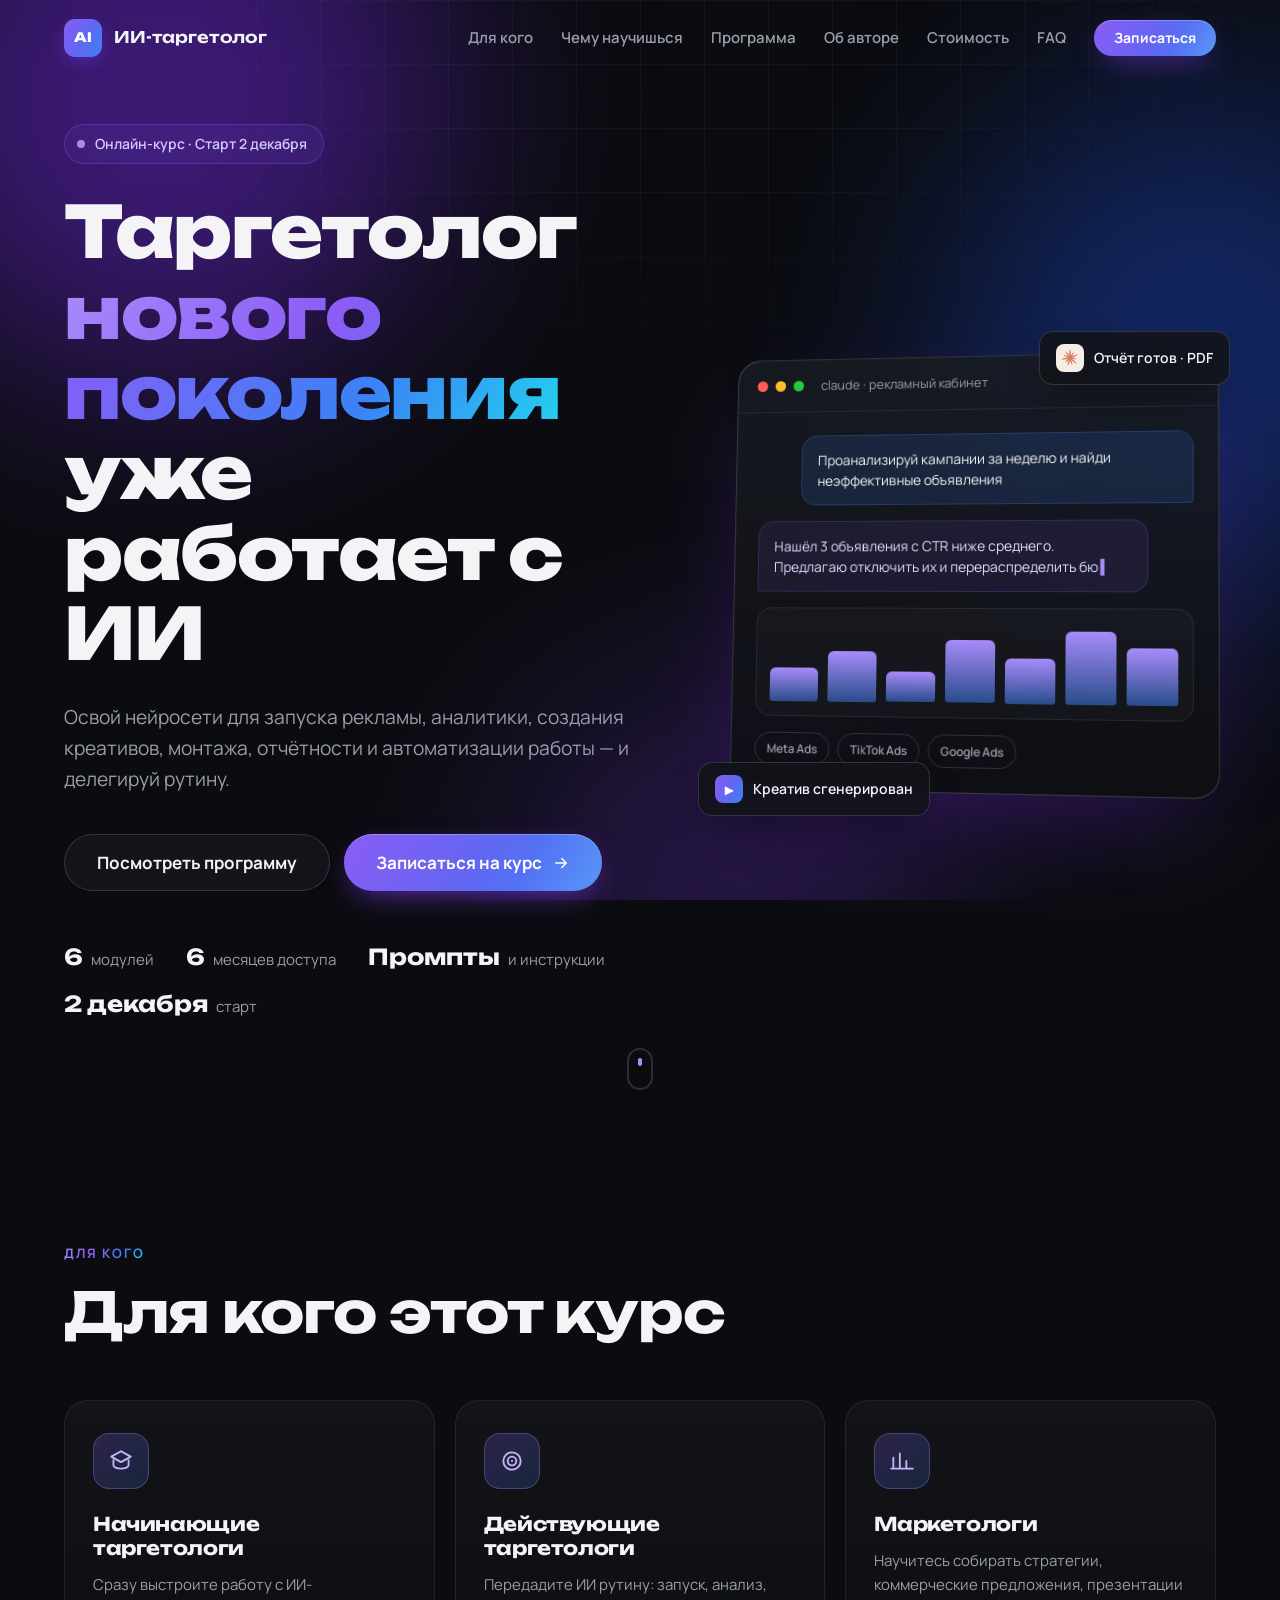
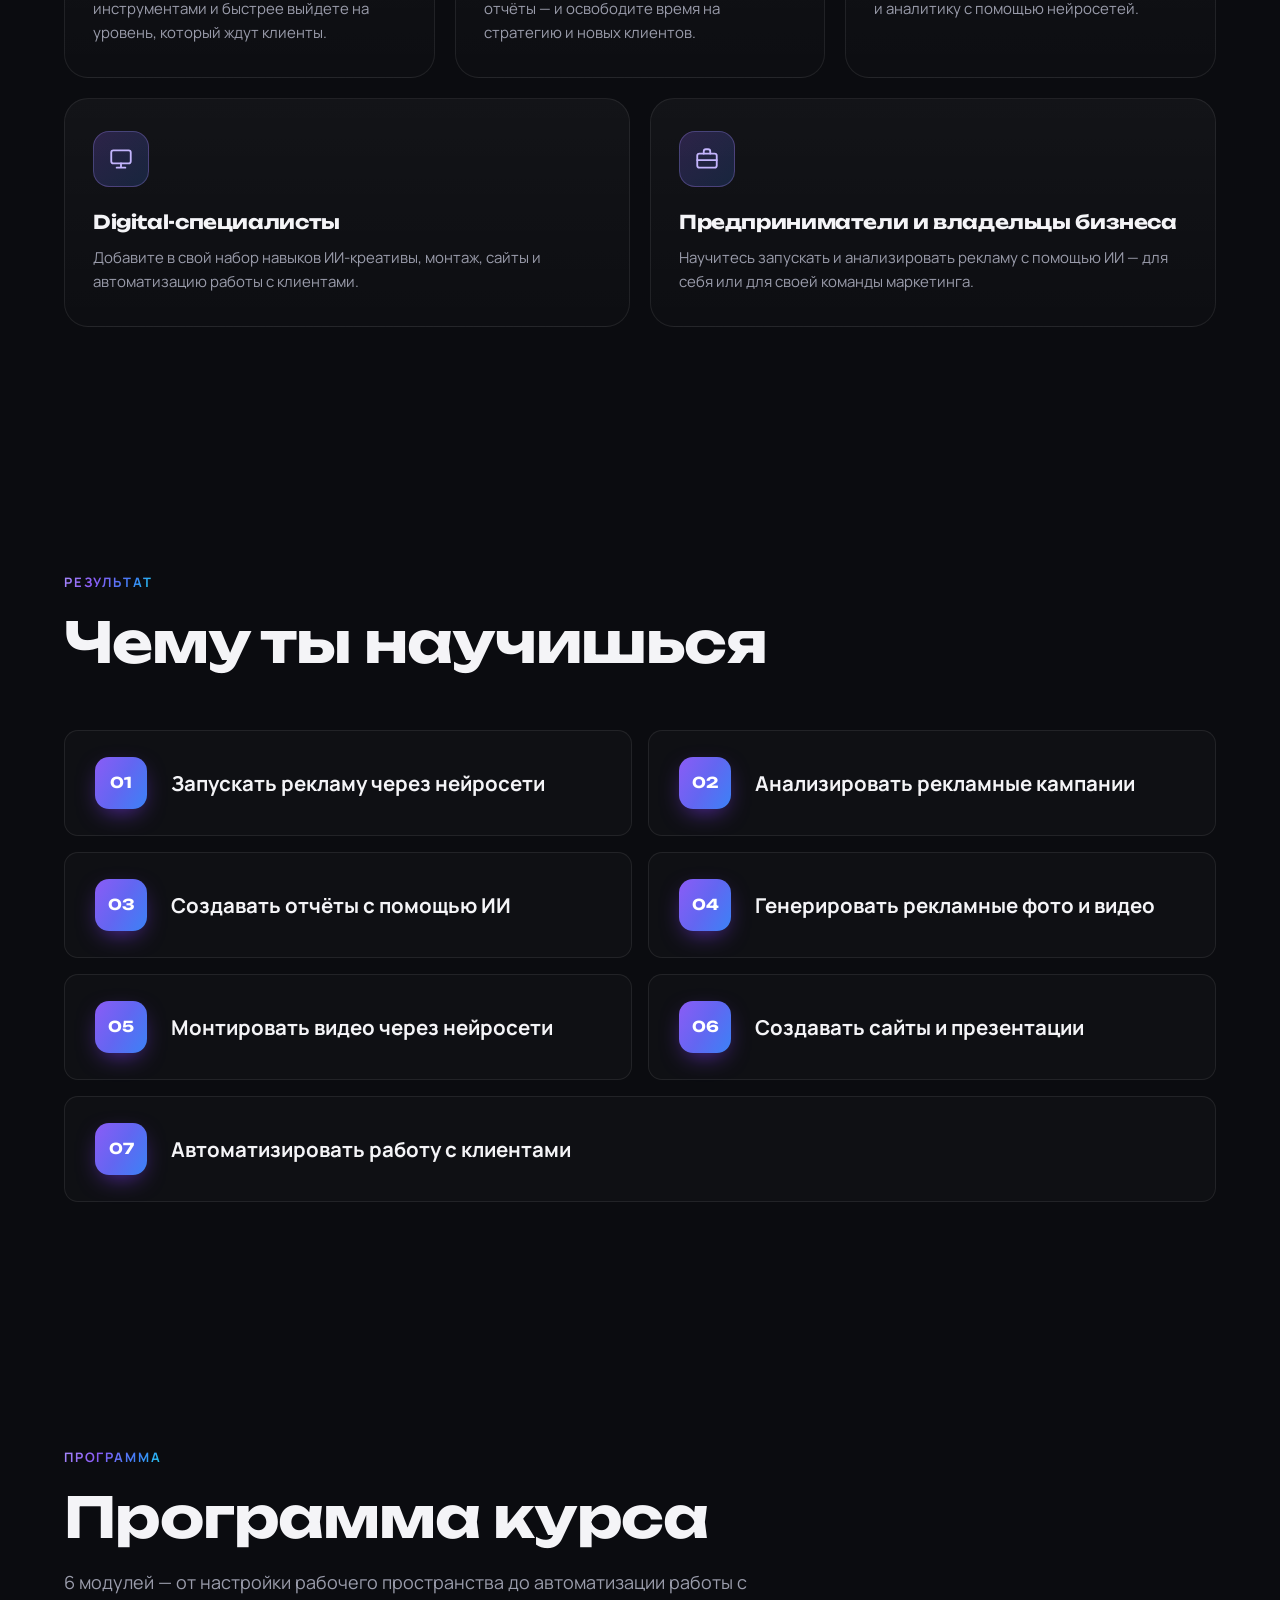
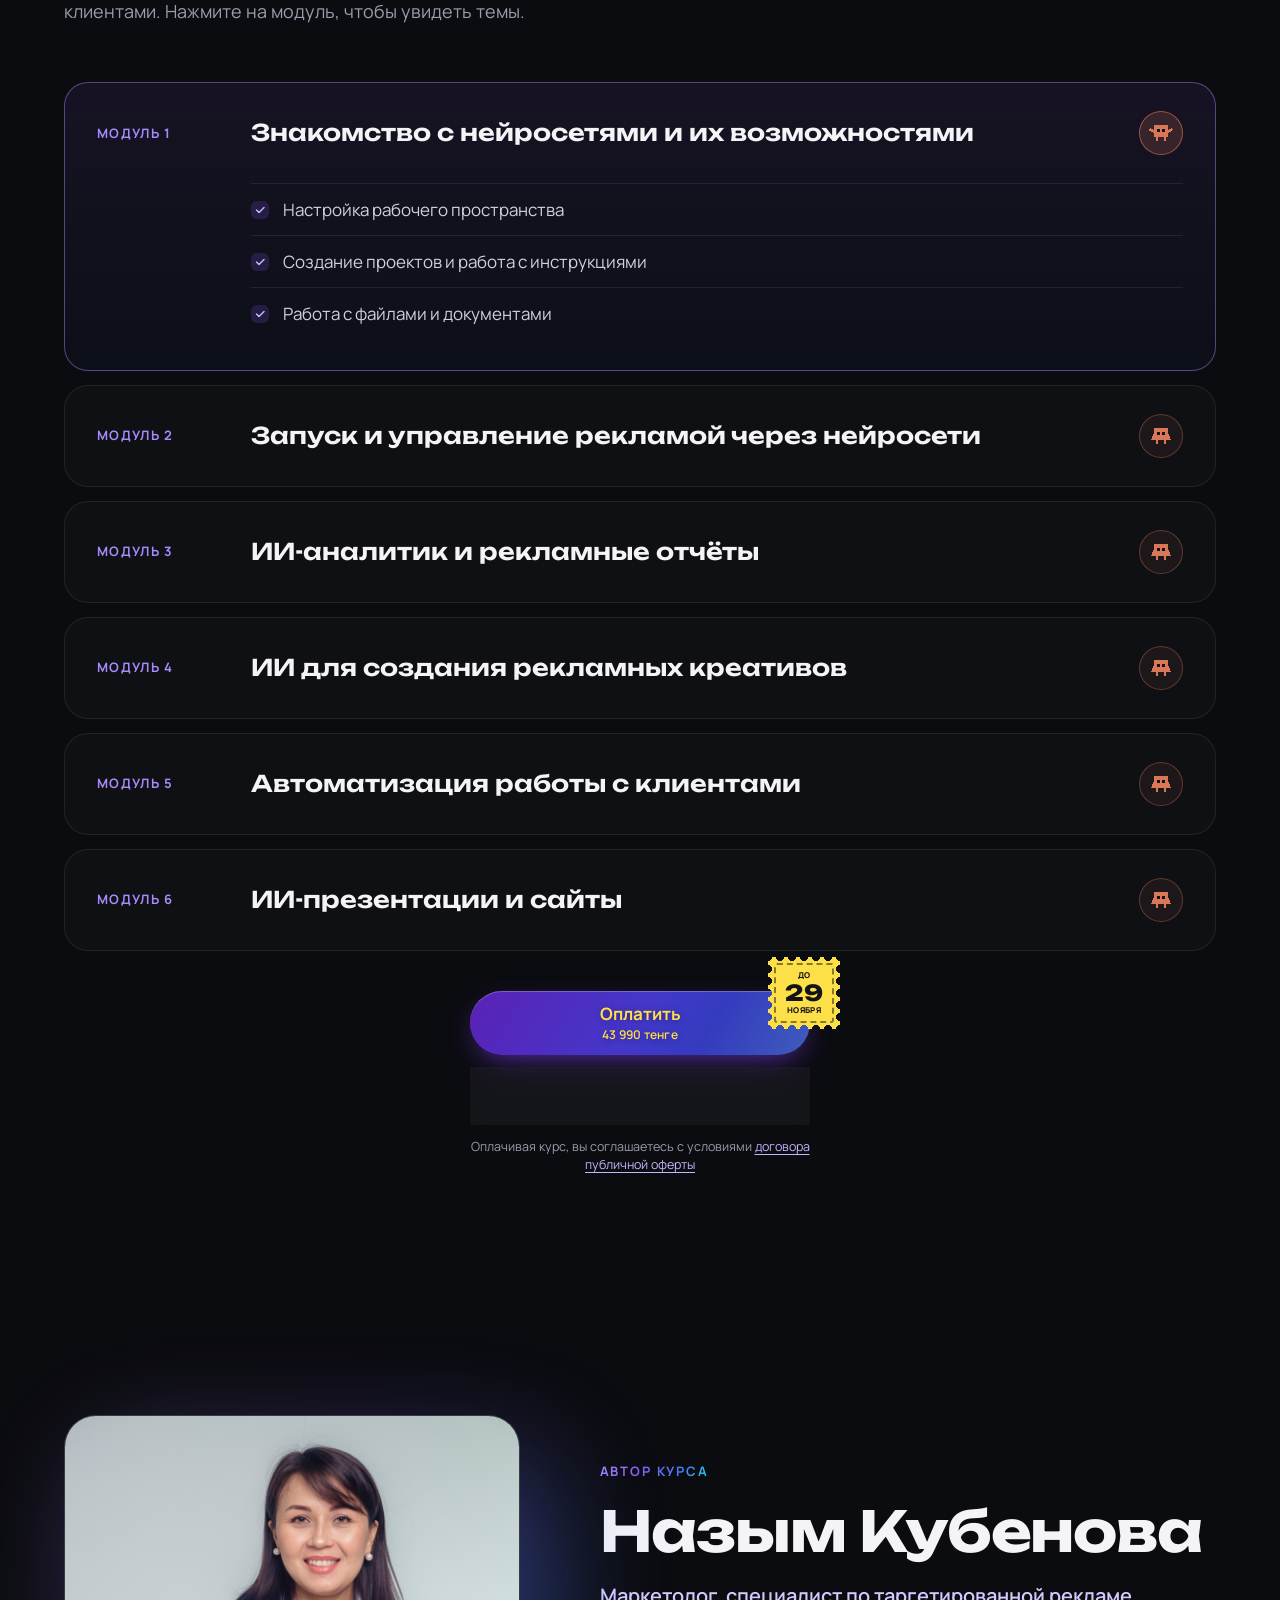
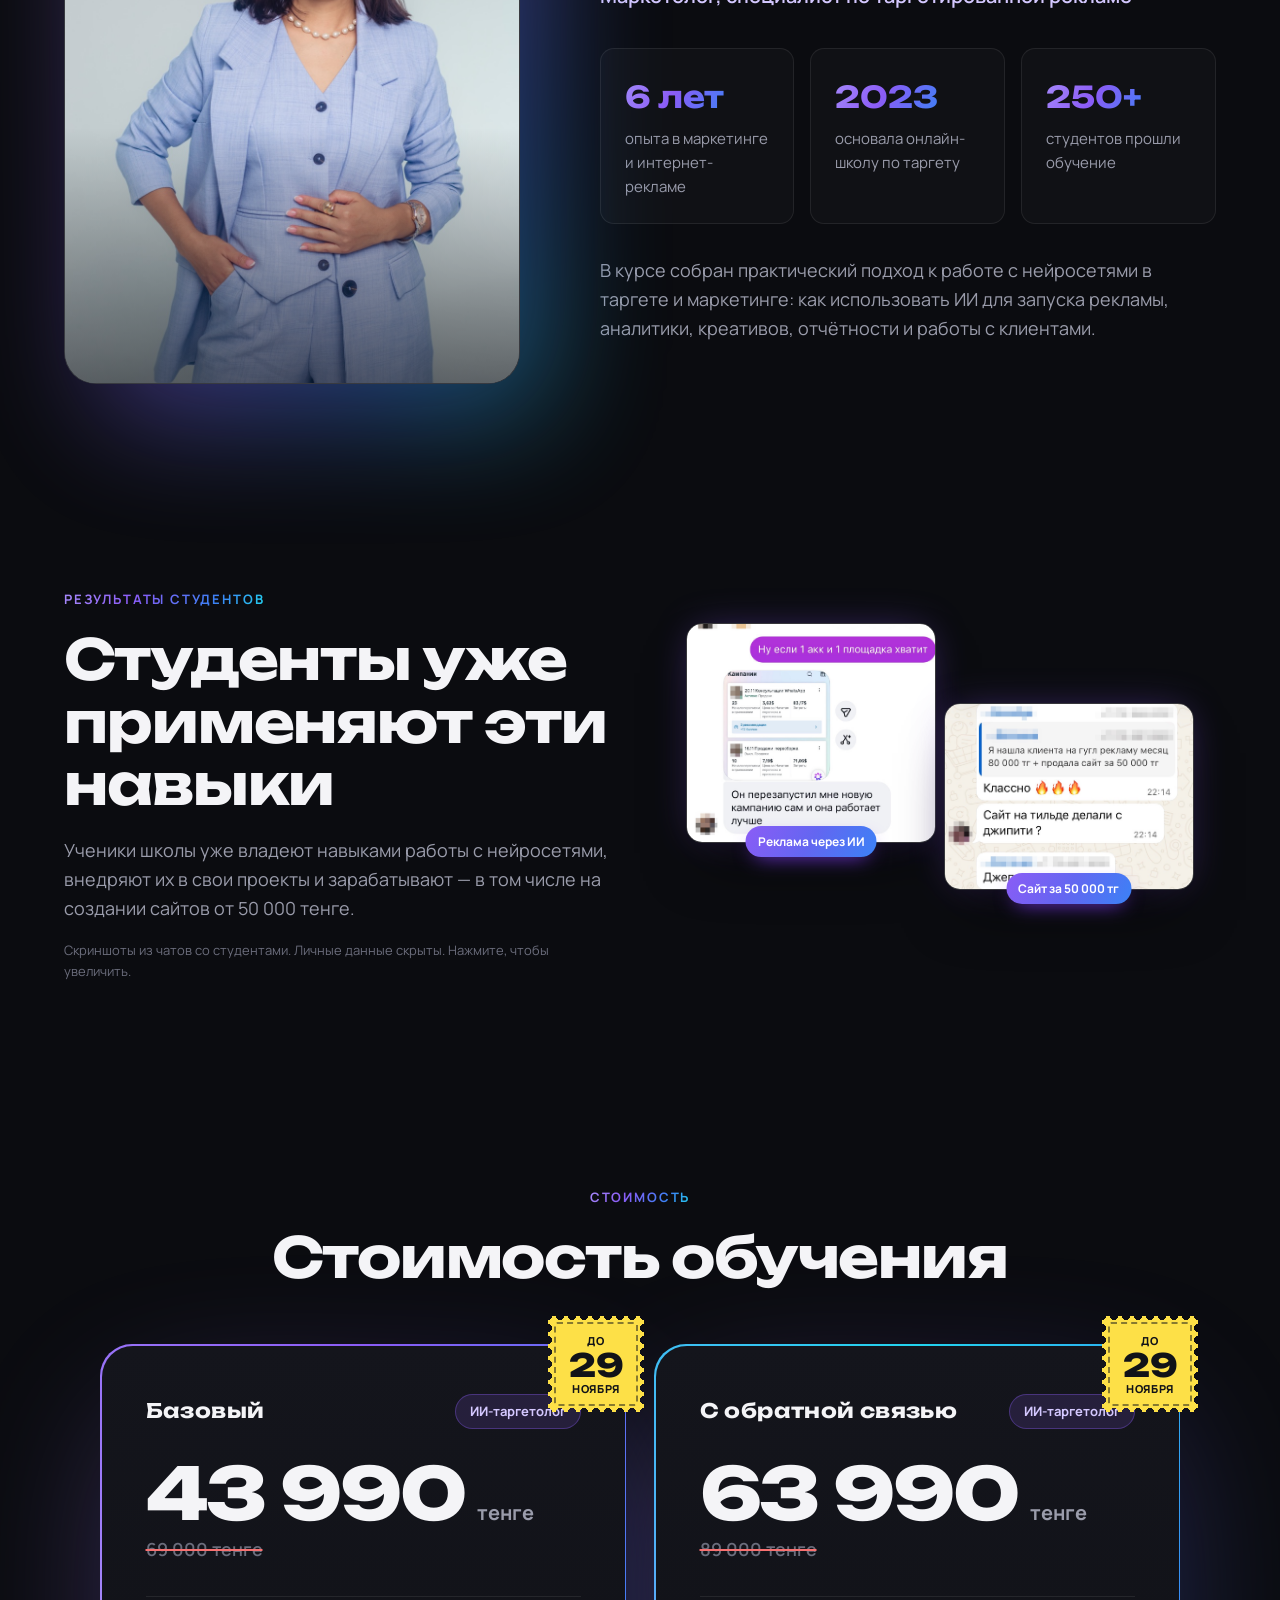
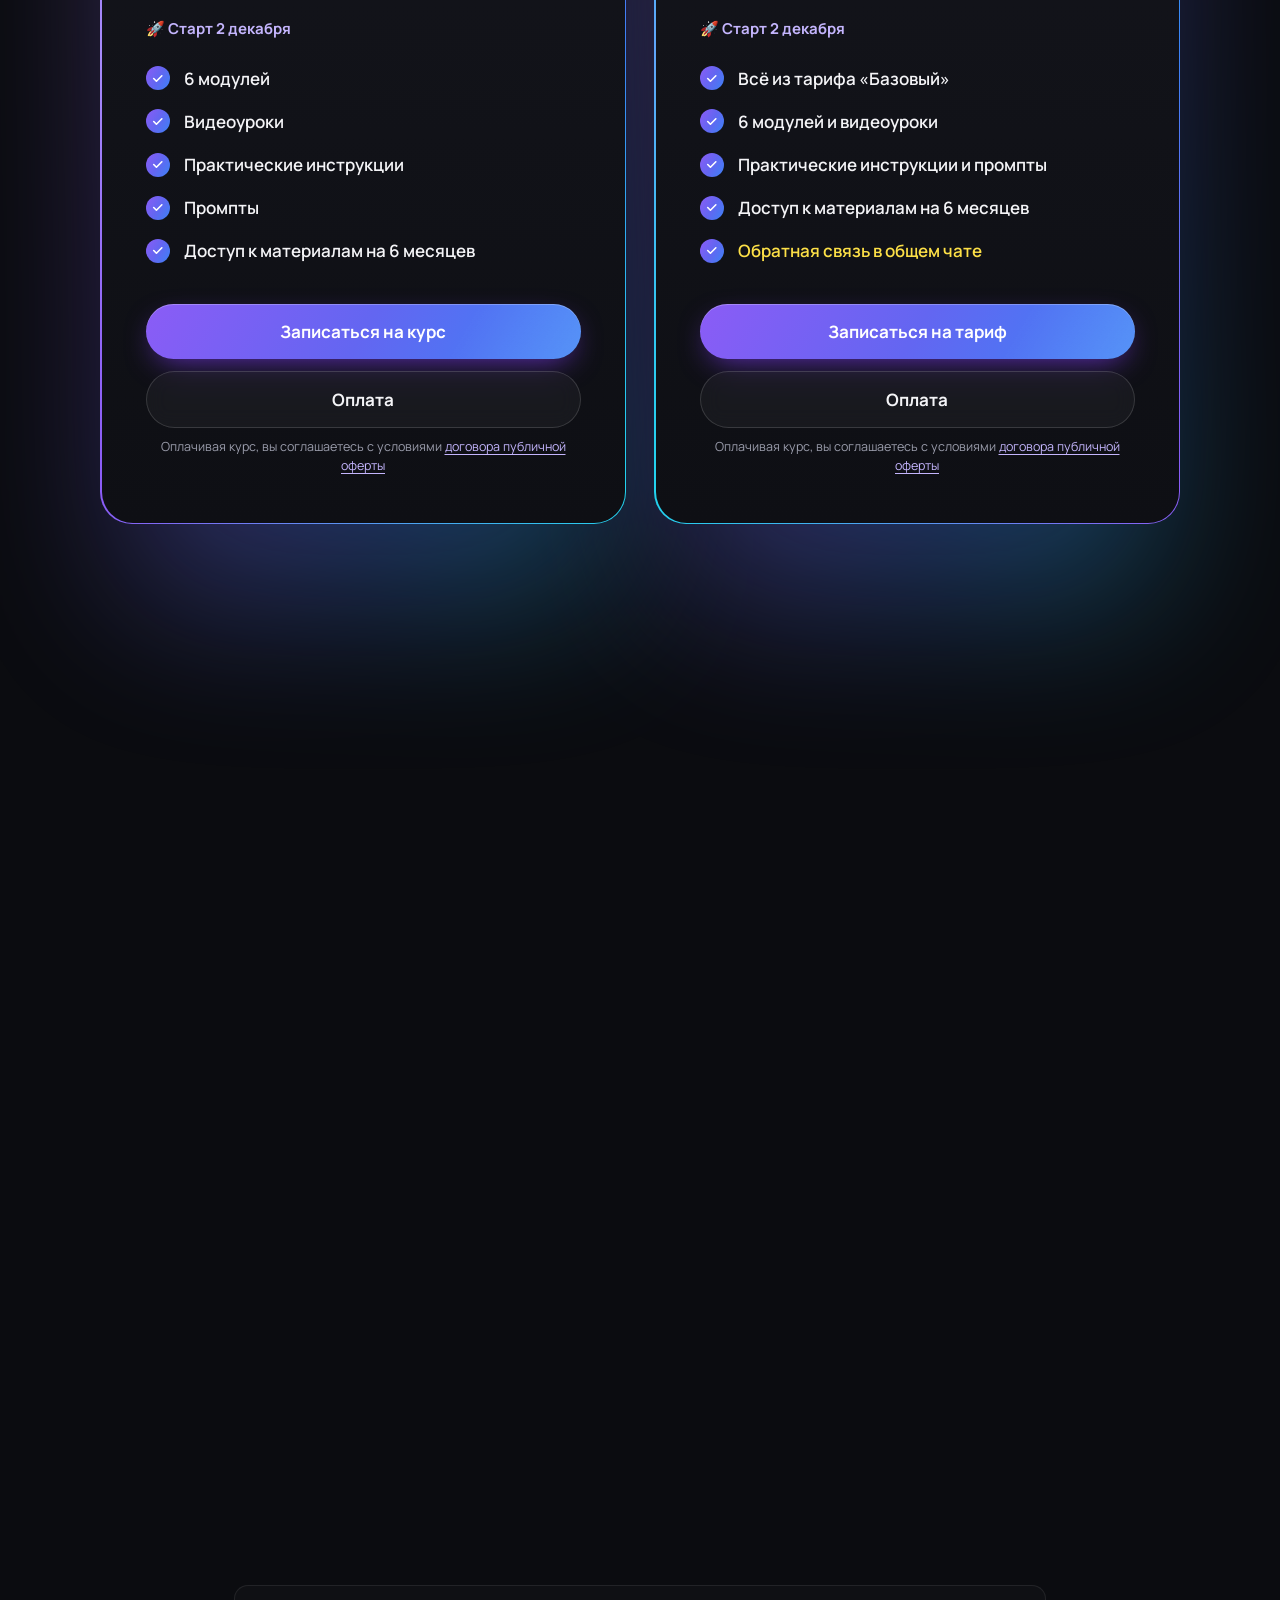
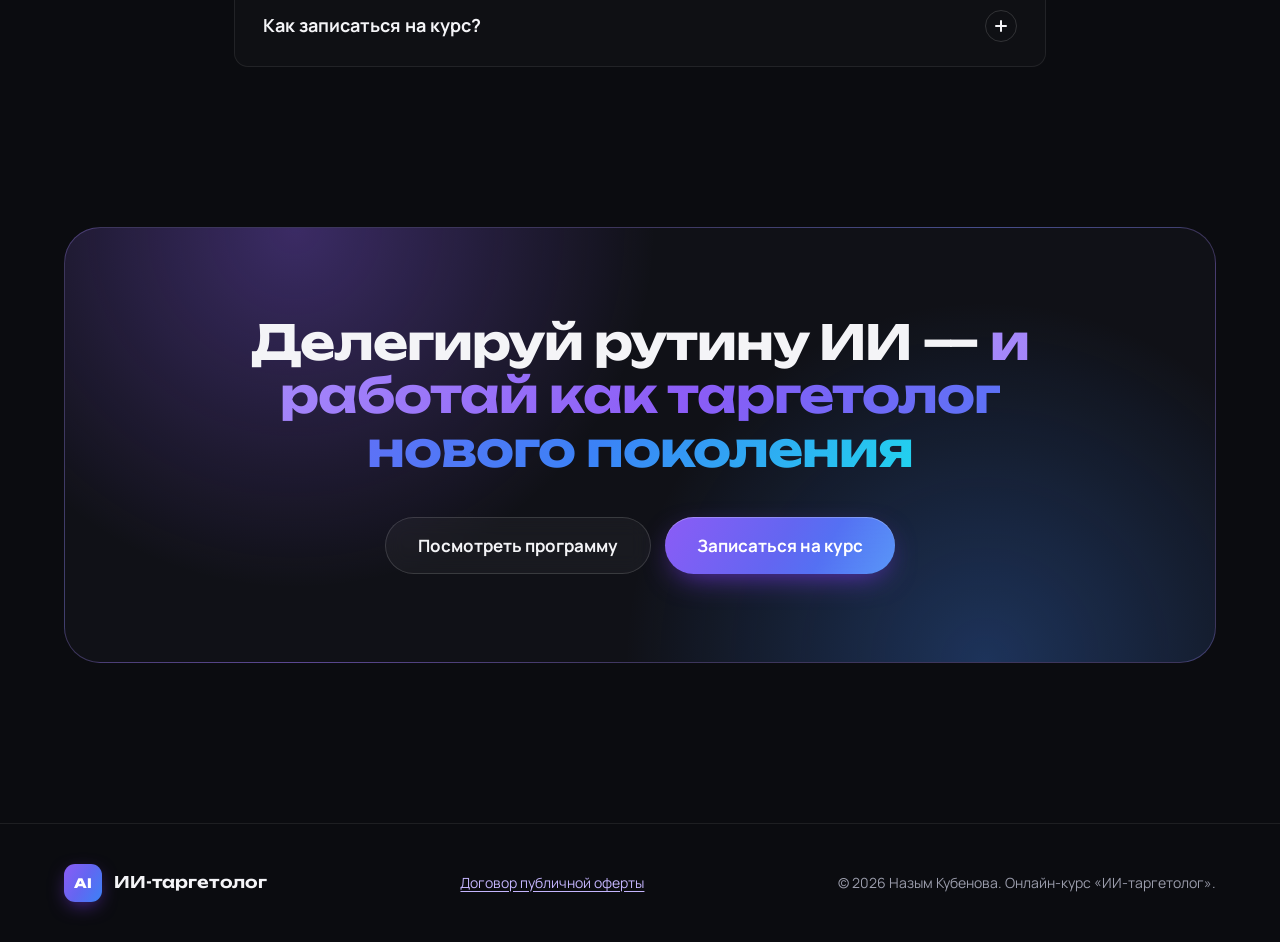
<file: index.html>
<!DOCTYPE html>
<html lang="ru">
<head>
  <meta charset="UTF-8">
  <meta name="viewport" content="width=device-width, initial-scale=1, viewport-fit=cover">

  <!-- ============ SEO ============
       Меняйте title и description под себя.
       Адрес сайта: https://nazym92.github.io/ai-targetolog/ (поменяйте, если подключите свой домен). -->
  <title>ИИ-таргетолог — онлайн-курс по нейросетям для таргетологов и маркетологов</title>
  <meta name="description" content="Практический онлайн-курс «ИИ-таргетолог»: запуск рекламы через Claude, аналитика Google Ads, Meta Ads и TikTok Ads, отчёты, ИИ-креативы, монтаж видео, сайты и автоматизация работы с клиентами.">
  <meta name="keywords" content="ИИ таргетолог, курс таргетолога, нейросети для маркетолога, Claude для рекламы, ИИ для таргета, курс по нейросетям, таргетированная реклама, Meta Ads, TikTok Ads, Google Ads">
  <meta name="author" content="Назым Кубенова">
  <meta name="robots" content="index, follow">
  <meta name="theme-color" content="#0b0c10">
  <link rel="canonical" href="https://nazym92.github.io/ai-targetolog/">

  <!-- Open Graph (превью при отправке ссылки в мессенджерах и соцсетях) -->
  <meta property="og:type" content="website">
  <meta property="og:locale" content="ru_RU">
  <meta property="og:site_name" content="ИИ-таргетолог">
  <meta property="og:title" content="ИИ-таргетолог — таргетолог нового поколения уже работает с ИИ">
  <meta property="og:description" content="Освой нейросети для запуска рекламы, аналитики, креативов, монтажа, отчётности и автоматизации работы.">
  <meta property="og:url" content="https://nazym92.github.io/ai-targetolog/">
  <meta property="og:image" content="https://nazym92.github.io/ai-targetolog/images/author.jpg">
  <meta name="twitter:card" content="summary_large_image">
  <meta name="twitter:title" content="ИИ-таргетолог — онлайн-курс">
  <meta name="twitter:description" content="Практический курс по использованию ИИ для таргетологов и маркетологов.">
  <meta name="twitter:image" content="https://nazym92.github.io/ai-targetolog/images/author.jpg">

  <link rel="icon" href="images/favicon.svg" type="image/svg+xml">

  <link rel="preconnect" href="https://fonts.googleapis.com">
  <link rel="preconnect" href="https://fonts.gstatic.com" crossorigin>
  <link href="https://fonts.googleapis.com/css2?family=Manrope:wght@400;500;600;700;800&family=Unbounded:wght@500;600;700;800&display=swap" rel="stylesheet">

  <link rel="stylesheet" href="css/styles.css?v=28">

  <!-- Структурированные данные для поисковиков (курс). Цену меняйте и здесь. -->
  <script type="application/ld+json">
  {
    "@context": "https://schema.org",
    "@type": "Course",
    "name": "ИИ-таргетолог",
    "description": "Практический курс по использованию искусственного интеллекта для таргетологов и маркетологов: запуск рекламы, аналитика, отчёты, креативы, монтаж, сайты и автоматизация.",
    "inLanguage": "ru",
    "provider": { "@type": "Person", "name": "Назым Кубенова" },
    "offers": [
      {
        "@type": "Offer",
        "name": "Базовый",
        "price": "43990",
        "priceCurrency": "KZT",
        "category": "Paid"
      },
      {
        "@type": "Offer",
        "name": "С обратной связью",
        "price": "63990",
        "priceCurrency": "KZT",
        "category": "Paid"
      }
    ],
    "hasCourseInstance": {
      "@type": "CourseInstance",
      "courseMode": "online",
      "startDate": "2026-12-02",
      "courseWorkload": "P6M"
    }
  }
  </script>
</head>
<body>

  <!-- Фон: светящиеся пятна и сетка -->
  <div class="bg" aria-hidden="true">
    <div class="bg__grid"></div>
    <div class="bg__orb bg__orb--1"></div>
    <div class="bg__orb bg__orb--2"></div>
    <div class="bg__orb bg__orb--3"></div>
  </div>

  <!-- ================= ШАПКА ================= -->
  <header class="header" id="header">
    <div class="container header__inner">
      <a href="#top" class="logo" aria-label="ИИ-таргетолог — на главную">
        <span class="logo__mark">AI</span>
        <span class="logo__text">ИИ-таргетолог</span>
      </a>

      <nav class="nav" id="nav" aria-label="Основное меню">
        <a href="#audience" class="nav__link">Для кого</a>
        <a href="#skills" class="nav__link">Чему научишься</a>
        <a href="#program" class="nav__link">Программа</a>
        <a href="#author" class="nav__link">Об авторе</a>
        <a href="#price" class="nav__link">Стоимость</a>
        <a href="#faq" class="nav__link">FAQ</a>
        <a href="#price" class="btn btn--primary btn--sm nav__cta">Записаться</a>
      </nav>

      <button class="burger" id="burger" aria-label="Открыть меню" aria-expanded="false" aria-controls="nav">
        <span></span><span></span>
      </button>
    </div>
  </header>

  <main id="top">

    <!-- ================= 1. ПЕРВЫЙ ЭКРАН ================= -->
    <section class="hero">
      <div class="container hero__inner">
        <div class="hero__content">
          <div class="badge reveal">
            <span class="badge__dot"></span>
            Онлайн-курс · Старт 2 декабря
          </div>

          <h1 class="hero__title reveal">
            Таргетолог <span class="gradient-text">нового поколения</span> уже работает с ИИ
          </h1>

          <p class="hero__subtitle reveal">
            Освой нейросети для запуска рекламы, аналитики, создания креативов, монтажа, отчётности
            и автоматизации работы — и делегируй рутину.
          </p>

          <div class="hero__actions reveal">
            <a href="#program" class="btn btn--ghost btn--lg">Посмотреть программу</a>
            <a href="#price" class="btn btn--primary btn--lg btn--pulse" data-enroll>
              Записаться на курс
              <svg width="18" height="18" viewBox="0 0 24 24" fill="none" aria-hidden="true"><path d="M5 12h14M13 6l6 6-6 6" stroke="currentColor" stroke-width="2" stroke-linecap="round" stroke-linejoin="round"/></svg>
            </a>
          </div>

          <ul class="hero__facts reveal">
            <li><strong>6</strong> модулей</li>
            <li><strong>6</strong> месяцев доступа</li>
            <li><strong>Промпты</strong> и инструкции</li>
            <li><strong>2 декабря</strong> старт</li>
          </ul>
        </div>

        <!-- Декоративная «панель ИИ» -->
        <div class="hero__visual reveal" aria-hidden="true">
          <div class="console">
            <div class="console__bar">
              <span></span><span></span><span></span>
              <em>claude · рекламный кабинет</em>
            </div>
            <div class="console__body">
              <div class="msg msg--user">Проанализируй кампании за неделю и найди неэффективные объявления</div>
              <div class="msg msg--ai">
                <div class="typing" id="typing"></div>
              </div>
              <div class="chart">
                <span style="--h:42%"></span><span style="--h:64%"></span><span style="--h:38%"></span>
                <span style="--h:78%"></span><span style="--h:56%"></span><span style="--h:90%"></span>
                <span style="--h:70%"></span>
              </div>
              <div class="tags">
                <span>Meta Ads</span><span>TikTok Ads</span><span>Google Ads</span>
              </div>
            </div>
          </div>
          <div class="float-card float-card--a">
            <span class="float-card__icon float-card__icon--claude"><img src="images/claude-logo.svg" alt="" width="18" height="18"></span> Отчёт готов · PDF
          </div>
          <div class="float-card float-card--b">
            <span class="float-card__icon">▶</span> Креатив сгенерирован
          </div>
        </div>
      </div>

      <a href="#audience" class="scroll-hint" aria-label="Листать вниз"><span></span></a>
    </section>

    <!-- ================= 2. ДЛЯ КОГО КУРС ================= -->
    <section class="section" id="audience">
      <div class="container">
        <div class="section__head reveal">
          <span class="eyebrow">Для кого</span>
          <h2 class="section__title">Для кого этот курс</h2>
        </div>

        <div class="audience">
          <article class="card audience__card reveal">
            <div class="icon-box">
              <svg viewBox="0 0 24 24" fill="none" aria-hidden="true"><path d="M12 3l9 5-9 5-9-5 9-5z M5 10.5V16c0 1.5 3 3 7 3s7-1.5 7-3v-5.5" stroke="currentColor" stroke-width="1.7" stroke-linejoin="round"/></svg>
            </div>
            <h3>Начинающие таргетологи</h3>
            <p>Сразу выстроите работу с ИИ-инструментами и быстрее выйдете на уровень, который ждут клиенты.</p>
          </article>

          <article class="card audience__card reveal">
            <div class="icon-box">
              <svg viewBox="0 0 24 24" fill="none" aria-hidden="true"><circle cx="12" cy="12" r="8" stroke="currentColor" stroke-width="1.7"/><circle cx="12" cy="12" r="4" stroke="currentColor" stroke-width="1.7"/><circle cx="12" cy="12" r="1" fill="currentColor"/></svg>
            </div>
            <h3>Действующие таргетологи</h3>
            <p>Передадите ИИ рутину: запуск, анализ, отчёты — и освободите время на стратегию и новых клиентов.</p>
          </article>

          <article class="card audience__card reveal">
            <div class="icon-box">
              <svg viewBox="0 0 24 24" fill="none" aria-hidden="true"><path d="M4 19V9M10 19V5M16 19v-7M22 19H2" stroke="currentColor" stroke-width="1.7" stroke-linecap="round"/></svg>
            </div>
            <h3>Маркетологи</h3>
            <p>Научитесь собирать стратегии, коммерческие предложения, презентации и аналитику с помощью нейросетей.</p>
          </article>

          <article class="card audience__card reveal">
            <div class="icon-box">
              <svg viewBox="0 0 24 24" fill="none" aria-hidden="true"><rect x="3" y="4" width="18" height="12" rx="2" stroke="currentColor" stroke-width="1.7"/><path d="M8 20h8M12 16v4" stroke="currentColor" stroke-width="1.7" stroke-linecap="round"/></svg>
            </div>
            <h3>Digital-специалисты</h3>
            <p>Добавите в свой набор навыков ИИ-креативы, монтаж, сайты и автоматизацию работы с клиентами.</p>
          </article>

          <article class="card audience__card reveal">
            <div class="icon-box">
              <svg viewBox="0 0 24 24" fill="none" aria-hidden="true"><rect x="3" y="7" width="18" height="13" rx="2" stroke="currentColor" stroke-width="1.7"/><path d="M9 7V5a2 2 0 0 1 2-2h2a2 2 0 0 1 2 2v2M3 13h18" stroke="currentColor" stroke-width="1.7" stroke-linecap="round"/></svg>
            </div>
            <h3>Предприниматели и владельцы бизнеса</h3>
            <p>Научитесь запускать и анализировать рекламу с помощью ИИ — для себя или для своей команды маркетинга.</p>
          </article>
        </div>
      </div>
    </section>

    <!-- ================= 3. ЧЕМУ НАУЧИШЬСЯ ================= -->
    <section class="section" id="skills">
      <div class="container">
        <div class="section__head reveal">
          <span class="eyebrow">Результат</span>
          <h2 class="section__title">Чему ты научишься</h2>
        </div>

        <ul class="skills">
          <li class="skill reveal"><span class="skill__num">01</span><span class="skill__text">Запускать рекламу через нейросети</span></li>
          <li class="skill reveal"><span class="skill__num">02</span><span class="skill__text">Анализировать рекламные кампании</span></li>
          <li class="skill reveal"><span class="skill__num">03</span><span class="skill__text">Создавать отчёты с помощью ИИ</span></li>
          <li class="skill reveal"><span class="skill__num">04</span><span class="skill__text">Генерировать рекламные фото и видео</span></li>
          <li class="skill reveal"><span class="skill__num">05</span><span class="skill__text">Монтировать видео через нейросети</span></li>
          <li class="skill reveal"><span class="skill__num">06</span><span class="skill__text">Создавать сайты и презентации</span></li>
          <li class="skill skill--wide reveal"><span class="skill__num">07</span><span class="skill__text">Автоматизировать работу с клиентами</span></li>
        </ul>
      </div>
    </section>

    <!-- ================= 4. ПРОГРАММА КУРСА =================
         Каждый модуль — блок <article class="module">.
         Чтобы добавить пункт, скопируйте строку <li>...</li>. -->
    <section class="section" id="program">
      <div class="container">
        <div class="section__head reveal">
          <span class="eyebrow">Программа</span>
          <h2 class="section__title">Программа курса</h2>
          <p class="section__lead">6 модулей — от настройки рабочего пространства до автоматизации работы с клиентами. Нажмите на модуль, чтобы увидеть темы.</p>
        </div>

        <div class="program">

          <article class="module reveal">
            <button class="module__head" aria-expanded="false">
              <span class="module__num">Модуль 1</span>
              <span class="module__title">Знакомство с нейросетями и их возможностями</span>
              <span class="module__toggle module__toggle--agent" aria-hidden="true"><svg class="agent" viewBox="0 0 22 22" shape-rendering="crispEdges"><rect class="agent__arm agent__arm--l" x="2" y="9" width="4" height="2"/><rect class="agent__arm agent__arm--r" x="16" y="9" width="4" height="2"/><rect class="agent__body" x="6" y="5" width="10" height="9"/><rect class="agent__eye" x="8" y="8" width="2" height="2"/><rect class="agent__eye" x="12" y="8" width="2" height="2"/><rect class="agent__leg" x="7" y="14" width="2" height="3"/><rect class="agent__leg" x="13" y="14" width="2" height="3"/></svg></span>
            </button>
            <div class="module__body">
              <ul class="module__list">
                <li>Настройка рабочего пространства</li>
                <li>Создание проектов и работа с инструкциями</li>
                <li>Работа с файлами и документами</li>
              </ul>
            </div>
          </article>

          <article class="module reveal">
            <button class="module__head" aria-expanded="false">
              <span class="module__num">Модуль 2</span>
              <span class="module__title">Запуск и управление рекламой через нейросети</span>
              <span class="module__toggle module__toggle--agent" aria-hidden="true"><svg class="agent" viewBox="0 0 22 22" shape-rendering="crispEdges"><rect class="agent__arm agent__arm--l" x="2" y="9" width="4" height="2"/><rect class="agent__arm agent__arm--r" x="16" y="9" width="4" height="2"/><rect class="agent__body" x="6" y="5" width="10" height="9"/><rect class="agent__eye" x="8" y="8" width="2" height="2"/><rect class="agent__eye" x="12" y="8" width="2" height="2"/><rect class="agent__leg" x="7" y="14" width="2" height="3"/><rect class="agent__leg" x="13" y="14" width="2" height="3"/></svg></span>
            </button>
            <div class="module__body">
              <ul class="module__list">
                <li>Подключение нейросети к рекламному кабинету</li>
                <li>Постановка задач для запуска рекламы</li>
                <li>Создание кампаний и объявлений</li>
                <li>Анализ рекламных настроек</li>
              </ul>
            </div>
          </article>

          <article class="module reveal">
            <button class="module__head" aria-expanded="false">
              <span class="module__num">Модуль 3</span>
              <span class="module__title">ИИ-аналитик и рекламные отчёты</span>
              <span class="module__toggle module__toggle--agent" aria-hidden="true"><svg class="agent" viewBox="0 0 22 22" shape-rendering="crispEdges"><rect class="agent__arm agent__arm--l" x="2" y="9" width="4" height="2"/><rect class="agent__arm agent__arm--r" x="16" y="9" width="4" height="2"/><rect class="agent__body" x="6" y="5" width="10" height="9"/><rect class="agent__eye" x="8" y="8" width="2" height="2"/><rect class="agent__eye" x="12" y="8" width="2" height="2"/><rect class="agent__leg" x="7" y="14" width="2" height="3"/><rect class="agent__leg" x="13" y="14" width="2" height="3"/></svg></span>
            </button>
            <div class="module__body">
              <ul class="module__list">
                <li>Подключение рекламных источников</li>
                <li>Поиск неэффективных объявлений</li>
                <li>Оптимизация рекламы</li>
                <li>Автоматическое создание отчётов</li>
                <li>Ежедневное заполнение отчётов</li>
                <li>Создание PDF-отчётов</li>
              </ul>
            </div>
          </article>

          <article class="module reveal">
            <button class="module__head" aria-expanded="false">
              <span class="module__num">Модуль 4</span>
              <span class="module__title">ИИ для создания рекламных креативов</span>
              <span class="module__toggle module__toggle--agent" aria-hidden="true"><svg class="agent" viewBox="0 0 22 22" shape-rendering="crispEdges"><rect class="agent__arm agent__arm--l" x="2" y="9" width="4" height="2"/><rect class="agent__arm agent__arm--r" x="16" y="9" width="4" height="2"/><rect class="agent__body" x="6" y="5" width="10" height="9"/><rect class="agent__eye" x="8" y="8" width="2" height="2"/><rect class="agent__eye" x="12" y="8" width="2" height="2"/><rect class="agent__leg" x="7" y="14" width="2" height="3"/><rect class="agent__leg" x="13" y="14" width="2" height="3"/></svg></span>
            </button>
            <div class="module__body">
              <ul class="module__list">
                <li>Поиск рекламных идей</li>
                <li>Генерация изображений через специализированные нейросети</li>
                <li>Генерация видео через нейросети</li>
                <li>Монтаж видео через ИИ</li>
                <li>Создание статичных креативов, как у дизайнеров</li>
              </ul>
            </div>
          </article>

          <article class="module reveal">
            <button class="module__head" aria-expanded="false">
              <span class="module__num">Модуль 5</span>
              <span class="module__title">Автоматизация работы с клиентами</span>
              <span class="module__toggle module__toggle--agent" aria-hidden="true"><svg class="agent" viewBox="0 0 22 22" shape-rendering="crispEdges"><rect class="agent__arm agent__arm--l" x="2" y="9" width="4" height="2"/><rect class="agent__arm agent__arm--r" x="16" y="9" width="4" height="2"/><rect class="agent__body" x="6" y="5" width="10" height="9"/><rect class="agent__eye" x="8" y="8" width="2" height="2"/><rect class="agent__eye" x="12" y="8" width="2" height="2"/><rect class="agent__leg" x="7" y="14" width="2" height="3"/><rect class="agent__leg" x="13" y="14" width="2" height="3"/></svg></span>
            </button>
            <div class="module__body">
              <ul class="module__list">
                <li>Создание маркетинговой стратегии на основе брифов</li>
                <li>Подготовка коммерческих предложений</li>
                <li>Автоматизация исследования потребностей аудитории</li>
                <li>Автоматизация анализа креативов конкурентов</li>
              </ul>
            </div>
          </article>

          <article class="module reveal">
            <button class="module__head" aria-expanded="false">
              <span class="module__num">Модуль 6</span>
              <span class="module__title">ИИ-презентации и сайты</span>
              <span class="module__toggle module__toggle--agent" aria-hidden="true"><svg class="agent" viewBox="0 0 22 22" shape-rendering="crispEdges"><rect class="agent__arm agent__arm--l" x="2" y="9" width="4" height="2"/><rect class="agent__arm agent__arm--r" x="16" y="9" width="4" height="2"/><rect class="agent__body" x="6" y="5" width="10" height="9"/><rect class="agent__eye" x="8" y="8" width="2" height="2"/><rect class="agent__eye" x="12" y="8" width="2" height="2"/><rect class="agent__leg" x="7" y="14" width="2" height="3"/><rect class="agent__leg" x="13" y="14" width="2" height="3"/></svg></span>
            </button>
            <div class="module__body">
              <ul class="module__list">
                <li>Создание презентаций через нейросети</li>
                <li>Презентация рекламной стратегии клиенту</li>
                <li>Создание сайтов и лендингов через нейросети</li>
              </ul>
            </div>
          </article>

        </div>

        <!-- Кнопки под программой: «Оплатить» (Kaspi) и «Отправить чек» (WhatsApp) -->
        <div class="program__cta reveal">
          <a href="https://pay.kaspi.kz/pay/xpdiifes" target="_blank" rel="noopener" class="btn btn--primary btn--lg btn--pulse btn--stack"><span class="seats-stamp seats-stamp--btn" aria-label="До 29 ноября"><span class="seats-stamp__in"><small>до</small><b>29</b><small>ноября</small></span></span><span class="btn__main">Оплатить</span><span class="btn__sub">43 990 тенге</span></a>
          <a href="https://wa.me/77764273678?text=%D0%97%D0%B4%D1%80%D0%B0%D0%B2%D1%81%D1%82%D0%B2%D1%83%D0%B9%D1%82%D0%B5%21%20%D0%9E%D1%82%D0%BF%D1%80%D0%B0%D0%B2%D0%BB%D1%8F%D1%8E%20%D1%87%D0%B5%D0%BA%20%D0%BE%D0%B1%20%D0%BE%D0%BF%D0%BB%D0%B0%D1%82%D0%B5%20%D0%BA%D1%83%D1%80%D1%81%D0%B0%20%C2%AB%D0%98%D0%98-%D1%82%D0%B0%D1%80%D0%B3%D0%B5%D1%82%D0%BE%D0%BB%D0%BE%D0%B3%C2%BB." target="_blank" rel="noopener" class="btn btn--ghost btn--lg">Отправить чек</a>
          <p class="offer-note">Оплачивая курс, вы соглашаетесь с условиями <a href="oferta.html" target="_blank">договора публичной оферты</a></p>
        </div>
      </div>
    </section>

    <!-- ================= 5. ОБ АВТОРЕ =================
         Фото: замените файл images/author.jpg (вертикальное фото). -->
    <section class="section" id="author">
      <div class="container author">
        <div class="author__photo reveal">
          <div class="author__frame">
            <img src="images/author.jpg" alt="Назым Кубенова — автор курса «ИИ-таргетолог»" width="933" height="1400" loading="lazy">
          </div>
          <div class="author__glow" aria-hidden="true"></div>
        </div>

        <div class="author__content">
          <span class="eyebrow reveal">Автор курса</span>
          <h2 class="section__title reveal">Назым Кубенова</h2>
          <p class="author__role reveal">Маркетолог, специалист по таргетированной рекламе</p>

          <ul class="author__facts">
            <li class="reveal"><strong>6 лет</strong><span>опыта в маркетинге и интернет-рекламе</span></li>
            <li class="reveal"><strong>2023</strong><span>основала онлайн-школу по таргету</span></li>
            <li class="reveal"><strong>250+</strong><span>студентов прошли обучение</span></li>
          </ul>

          <p class="author__text reveal">
            В курсе собран практический подход к работе с нейросетями в таргете и маркетинге:
            как использовать ИИ для запуска рекламы, аналитики, креативов, отчётности и работы с клиентами.
          </p>
        </div>
      </div>
    </section>

    <!-- ================= РЕЗУЛЬТАТЫ СТУДЕНТОВ =================
         Скриншоты лежат в images/ (личные данные размыты).
         Чтобы добавить ещё один — скопируйте блок <figure class="result">. -->
    <section class="section section--results" id="results">
      <div class="container results-wrap">
        <div class="results-text">
          <span class="eyebrow reveal">Результаты студентов</span>
          <h2 class="section__title reveal">Студенты уже применяют эти навыки</h2>
          <p class="section__lead reveal">Ученики школы уже владеют навыками работы с нейросетями, внедряют их в свои проекты и зарабатывают — в том числе на создании сайтов от 50&nbsp;000 тенге.</p>
          <p class="results__note reveal">Скриншоты из чатов со студентами. Личные данные скрыты. Нажмите, чтобы увеличить.</p>
        </div>

        <div class="floats reveal" aria-label="Скриншоты результатов студентов">
          <a class="float-shot float-shot--a" href="images/result-ads.jpg" target="_blank" rel="noopener">
            <img src="images/result-ads.jpg" alt="Скриншот: нейросеть перезапустила рекламную кампанию, и она работает лучше" width="1143" height="1005" loading="lazy">
            <span class="float-shot__tag">Реклама через ИИ</span>
          </a>
          <a class="float-shot float-shot--b" href="images/result-sites.jpg" target="_blank" rel="noopener">
            <img src="images/result-sites.jpg" alt="Скриншот: студентка нашла клиента и продала сайт за 50 000 тенге" width="1054" height="787" loading="lazy">
            <span class="float-shot__tag">Сайт за 50 000 тг</span>
          </a>
        </div>
      </div>
    </section>

    <!-- ================= 6. СТОИМОСТЬ =================
         Цену меняйте здесь (и в блоке JSON-LD в <head>). -->
    <section class="section" id="price">
      <div class="container">
        <div class="section__head section__head--center reveal">
          <span class="eyebrow">Стоимость</span>
          <h2 class="section__title">Стоимость обучения</h2>
        </div>

        <!-- Тарифы: две карточки. Каждая — блок <div class="price ...">. -->
        <div class="pricing">

        <!-- ТАРИФ 1: Базовый -->
        <div class="price reveal">
          <div class="price__border" aria-hidden="true"></div>
          <span class="seats-stamp" aria-label="До 29 ноября"><span class="seats-stamp__in"><small>до</small><b>29</b><small>ноября</small></span></span>
          <div class="price__inner">
            <div class="price__top">
              <span class="price__name">Базовый</span>
              <span class="price__label">ИИ-таргетолог</span>
            </div>

            <div class="price__value">
              <span class="price__amount">43 990</span>
              <span class="price__currency">тенге</span>
              <s class="price__old">69 000 тенге</s>
            </div>

            <div class="price__start">🚀 Старт 2 декабря</div>
            <ul class="price__list">
              <li>6 модулей</li>
              <li>Видеоуроки</li>
              <li>Практические инструкции</li>
              <li>Промпты</li>
              <li>Доступ к материалам на 6 месяцев</li>
            </ul>

            <button type="button" class="btn btn--primary btn--lg btn--block btn--pulse" data-enroll>Записаться на курс</button>
            <!-- Кнопка оплаты: ссылку меняйте здесь -->
            <a href="https://pay.kaspi.kz/pay/xpdiifes" target="_blank" rel="noopener" class="btn btn--ghost btn--lg btn--block price__pay">Оплата</a>
            <p class="offer-note">Оплачивая курс, вы соглашаетесь с условиями <a href="oferta.html" target="_blank">договора публичной оферты</a></p>
          </div>
        </div>

        <!-- ТАРИФ 2: С обратной связью -->
        <div class="price price--feedback reveal">
          <div class="price__border" aria-hidden="true"></div>
          <span class="seats-stamp" aria-label="До 29 ноября"><span class="seats-stamp__in"><small>до</small><b>29</b><small>ноября</small></span></span>
          <div class="price__inner">
            <div class="price__top">
              <span class="price__name">С обратной связью</span>
              <span class="price__label">ИИ-таргетолог</span>
            </div>

            <div class="price__value">
              <span class="price__amount">63 990</span>
              <span class="price__currency">тенге</span>
              <s class="price__old">89 000 тенге</s>
            </div>

            <div class="price__start">🚀 Старт 2 декабря</div>
            <ul class="price__list">
              <li>Всё из тарифа «Базовый»</li>
              <li>6 модулей и видеоуроки</li>
              <li>Практические инструкции и промпты</li>
              <li>Доступ к материалам на 6 месяцев</li>
              <li class="price__list-accent">Обратная связь в общем чате</li>
            </ul>

            <a href="https://wa.me/77764273678?text=%D0%97%D0%B4%D1%80%D0%B0%D0%B2%D1%81%D1%82%D0%B2%D1%83%D0%B9%D1%82%D0%B5%21%20%D0%A5%D0%BE%D1%87%D1%83%20%D0%B7%D0%B0%D0%BF%D0%B8%D1%81%D0%B0%D1%82%D1%8C%D1%81%D1%8F%20%D0%BD%D0%B0%20%D0%BA%D1%83%D1%80%D1%81%20%C2%AB%D0%98%D0%98-%D1%82%D0%B0%D1%80%D0%B3%D0%B5%D1%82%D0%BE%D0%BB%D0%BE%D0%B3%C2%BB%2C%20%D1%82%D0%B0%D1%80%D0%B8%D1%84%20%C2%AB%D0%A1%20%D0%BE%D0%B1%D1%80%D0%B0%D1%82%D0%BD%D0%BE%D0%B9%20%D1%81%D0%B2%D1%8F%D0%B7%D1%8C%D1%8E%C2%BB%20%2863%20990%20%D1%82%D0%B5%D0%BD%D0%B3%D0%B5%29." target="_blank" rel="noopener" class="btn btn--primary btn--lg btn--block btn--pulse">Записаться на тариф</a>
            <!-- Кнопка оплаты тарифа 2 (та же ссылка Kaspi) -->
            <a href="https://pay.kaspi.kz/pay/xpdiifes" target="_blank" rel="noopener" class="btn btn--ghost btn--lg btn--block price__pay">Оплата</a>
            <p class="offer-note">Оплачивая курс, вы соглашаетесь с условиями <a href="oferta.html" target="_blank">договора публичной оферты</a></p>
          </div>
        </div>

        </div><!-- /pricing -->
      </div>
    </section>

    <!-- ================= 7. FAQ =================
         Чтобы добавить вопрос — скопируйте целиком блок <div class="faq__item">. -->
    <section class="section" id="faq">
      <div class="container container--narrow">
        <div class="section__head section__head--center reveal">
          <span class="eyebrow">Вопросы</span>
          <h2 class="section__title">Частые вопросы</h2>
        </div>

        <div class="faq">
          <div class="faq__item reveal">
            <button class="faq__q" aria-expanded="false">Когда старт курса?<span class="faq__icon" aria-hidden="true"></span></button>
            <div class="faq__a"><p>Старт обучения — 2 декабря.</p></div>
          </div>

          <div class="faq__item reveal">
            <button class="faq__q" aria-expanded="false">В каком формате проходит обучение?<span class="faq__icon" aria-hidden="true"></span></button>
            <div class="faq__a"><p>Курс состоит из видеоуроков, практических инструкций и готовых промптов. Проходить материалы можно в удобном темпе, из любой точки мира.</p></div>
          </div>

          <div class="faq__item reveal">
            <button class="faq__q" aria-expanded="false">Как долго у меня будет доступ к материалам?<span class="faq__icon" aria-hidden="true"></span></button>
            <div class="faq__a"><p>Доступ ко всем материалам курса открывается на 6 месяцев. За это время можно пройти программу и возвращаться к урокам и промптам по мере необходимости.</p></div>
          </div>

          <div class="faq__item reveal">
            <button class="faq__q" aria-expanded="false">Какие подписки понадобятся для обучения?<span class="faq__icon" aria-hidden="true"></span></button>
            <div class="faq__a"><p>Основной инструмент курса — Claude, для полноценной работы рекомендуется платная подписка. В отдельных уроках используются ChatGPT и специализированные нейросети для генерации изображений и видео — у многих из них есть бесплатные тарифы или пробный период. Подписки оплачиваются отдельно и не входят в стоимость курса.</p></div>
          </div>

          <div class="faq__item reveal">
            <button class="faq__q" aria-expanded="false">Подойдёт ли курс, если я только начинаю?<span class="faq__icon" aria-hidden="true"></span></button>
            <div class="faq__a"><p>Да. Курс подходит начинающим и действующим таргетологам, маркетологам, digital-специалистам и предпринимателям. Работа с нейросетями разбирается с нуля — с настройки рабочего пространства.</p></div>
          </div>

          <div class="faq__item reveal">
            <button class="faq__q" aria-expanded="false">Нужны ли навыки программирования?<span class="faq__icon" aria-hidden="true"></span></button>
            <div class="faq__a"><p>Нет. Задачи для ИИ ставятся обычным текстом. Даже создание сайтов через нейросети разбирается по шагам, без необходимости писать код самостоятельно.</p></div>
          </div>

          <div class="faq__item reveal">
            <button class="faq__q" aria-expanded="false">С какого устройства можно проходить курс?<span class="faq__icon" aria-hidden="true"></span></button>
            <div class="faq__a"><p>Смотреть уроки можно с компьютера, планшета или телефона. Для практических заданий — работы с рекламными кабинетами, отчётами и монтажом — удобнее использовать компьютер.</p></div>
          </div>

          <div class="faq__item reveal">
            <button class="faq__q" aria-expanded="false">Как записаться на курс?<span class="faq__icon" aria-hidden="true"></span></button>
            <div class="faq__a"><p>Нажмите кнопку «Записаться на курс» — откроется чат в WhatsApp, где можно задать вопросы. Оплатить обучение можно по кнопке «Оплата» в блоке стоимости.</p></div>
          </div>
        </div>
      </div>
    </section>

    <!-- ================= ФИНАЛЬНЫЙ ПРИЗЫВ ================= -->
    <section class="section section--cta">
      <div class="container">
        <div class="cta reveal">
          <h2 class="cta__title">Делегируй рутину ИИ — <span class="gradient-text">и работай как таргетолог нового поколения</span></h2>
          <div class="cta__actions">
            <a href="#program" class="btn btn--ghost btn--lg">Посмотреть программу</a>
            <button type="button" class="btn btn--primary btn--lg btn--pulse" data-enroll>Записаться на курс</button>
          </div>
        </div>
      </div>
    </section>

  </main>

  <!-- ================= ПОДВАЛ ================= -->
  <footer class="footer">
    <div class="container footer__inner">
      <a href="#top" class="logo">
        <span class="logo__mark">AI</span>
        <span class="logo__text">ИИ-таргетолог</span>
      </a>
      <a href="oferta.html" class="footer__link">Договор публичной оферты</a>
      <p class="footer__copy">© <span id="year">2026</span> Назым Кубенова. Онлайн-курс «ИИ-таргетолог».</p>
    </div>
  </footer>

  <!-- ================= ОКНО ЗАЯВКИ =================
       Сейчас это демо-форма: данные никуда не отправляются.
       Как подключить WhatsApp / Telegram / ссылку на оплату — см. js/config.js и README.md -->
  <div class="modal" id="modal" role="dialog" aria-modal="true" aria-labelledby="modal-title" hidden>
    <div class="modal__overlay" data-close></div>
    <div class="modal__box">
      <button class="modal__close" aria-label="Закрыть" data-close>×</button>

      <div class="modal__form-wrap" id="modal-form-wrap">
        <span class="eyebrow">ИИ-таргетолог · 43 990 тенге</span>
        <h3 class="modal__title" id="modal-title">Записаться на курс</h3>
        <p class="modal__text">Оставьте контакты — с вами свяжутся и расскажут, как получить доступ.</p>

        <form class="form" id="enroll-form" novalidate>
          <label class="form__field">
            <span>Имя</span>
            <input type="text" name="name" autocomplete="name" required placeholder="Как к вам обращаться">
          </label>
          <label class="form__field">
            <span>Телефон / WhatsApp</span>
            <input type="tel" name="phone" autocomplete="tel" required placeholder="+7 ___ ___ __ __">
          </label>
          <label class="form__field">
            <span>Telegram или Instagram <em>(необязательно)</em></span>
            <input type="text" name="social" placeholder="@username">
          </label>
          <p class="form__error" id="form-error" role="alert"></p>
          <button type="submit" class="btn btn--primary btn--lg btn--block">Отправить заявку</button>
          <p class="form__note">Нажимая кнопку, вы соглашаетесь на обработку персональных данных.</p>
        </form>
      </div>

      <div class="modal__success" id="modal-success" hidden>
        <div class="success-icon">✓</div>
        <h3 class="modal__title">Заявка принята</h3>
        <p class="modal__text">Спасибо! С вами свяжутся в ближайшее время.</p>
        <button type="button" class="btn btn--ghost" data-close>Закрыть</button>
      </div>
    </div>
  </div>

  <script src="js/config.js?v=28"></script>
  <script src="js/main.js?v=28"></script>
</body>
</html>
</file>
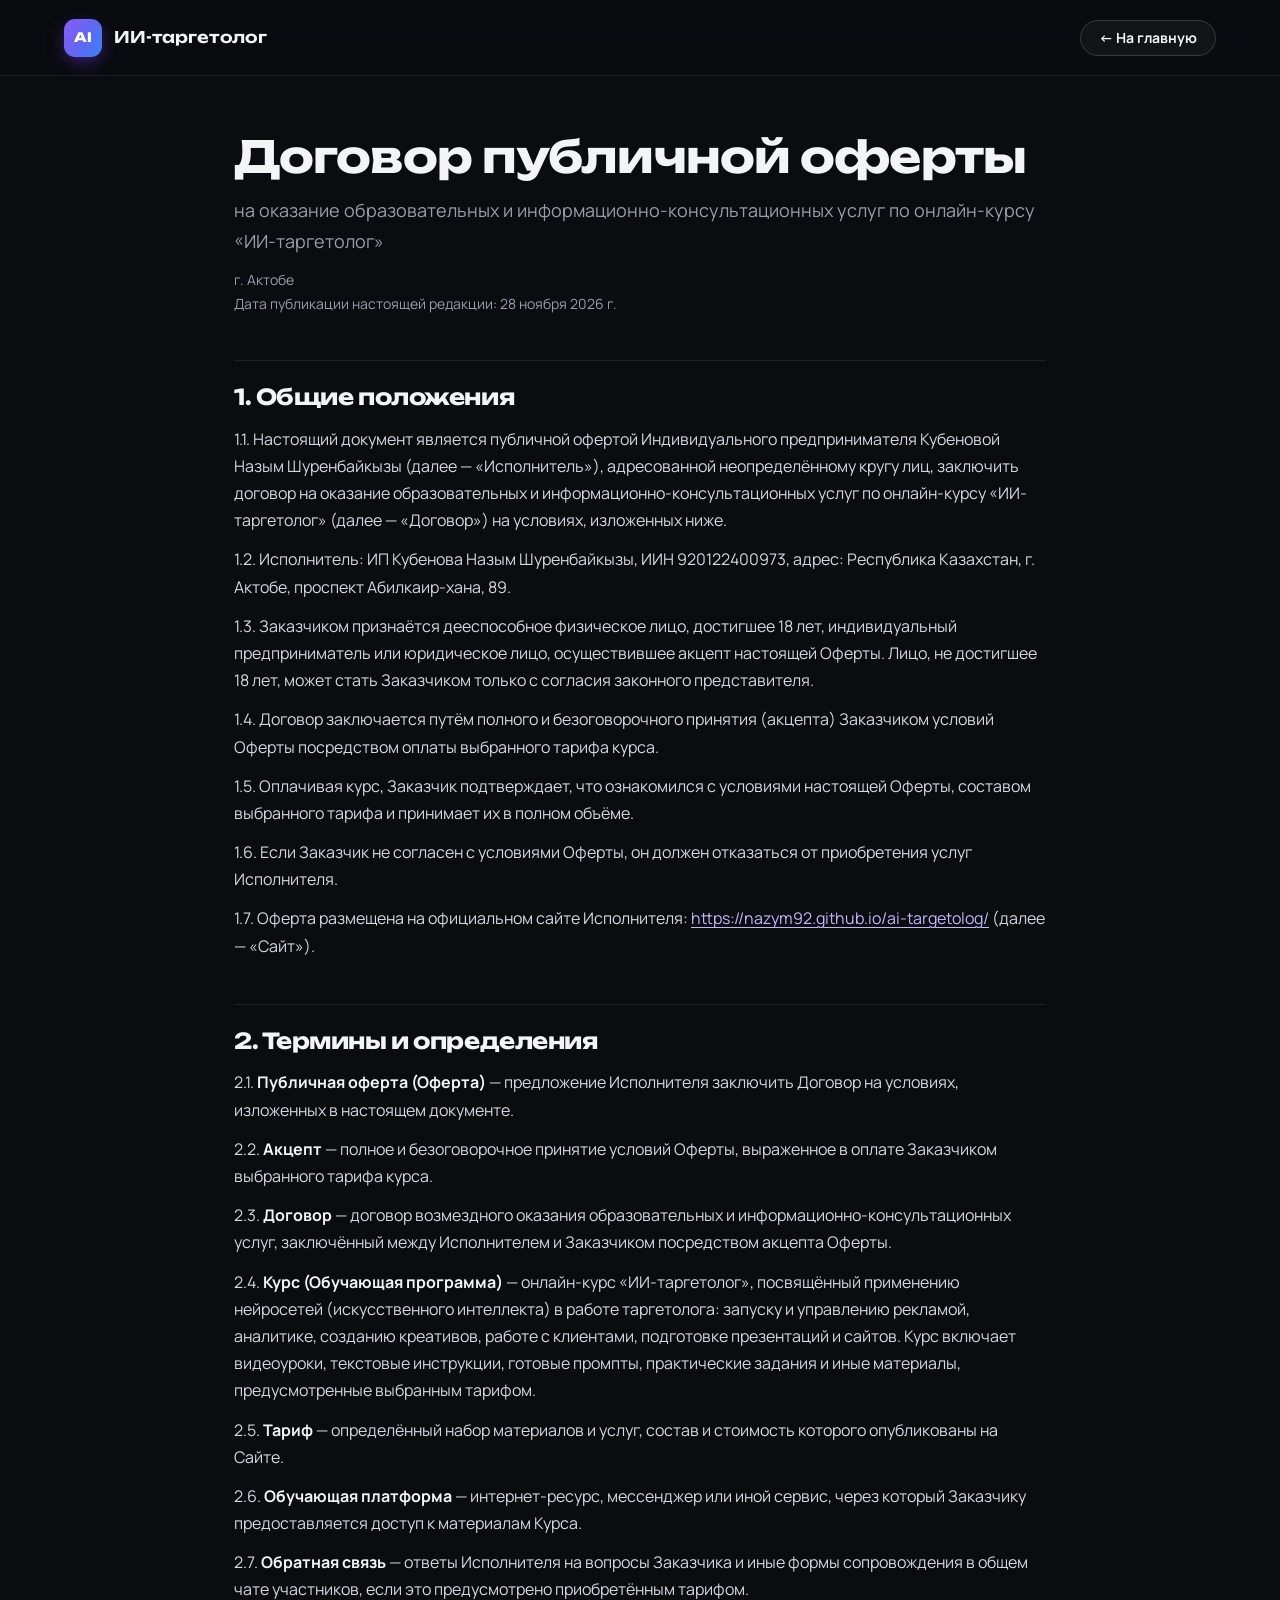
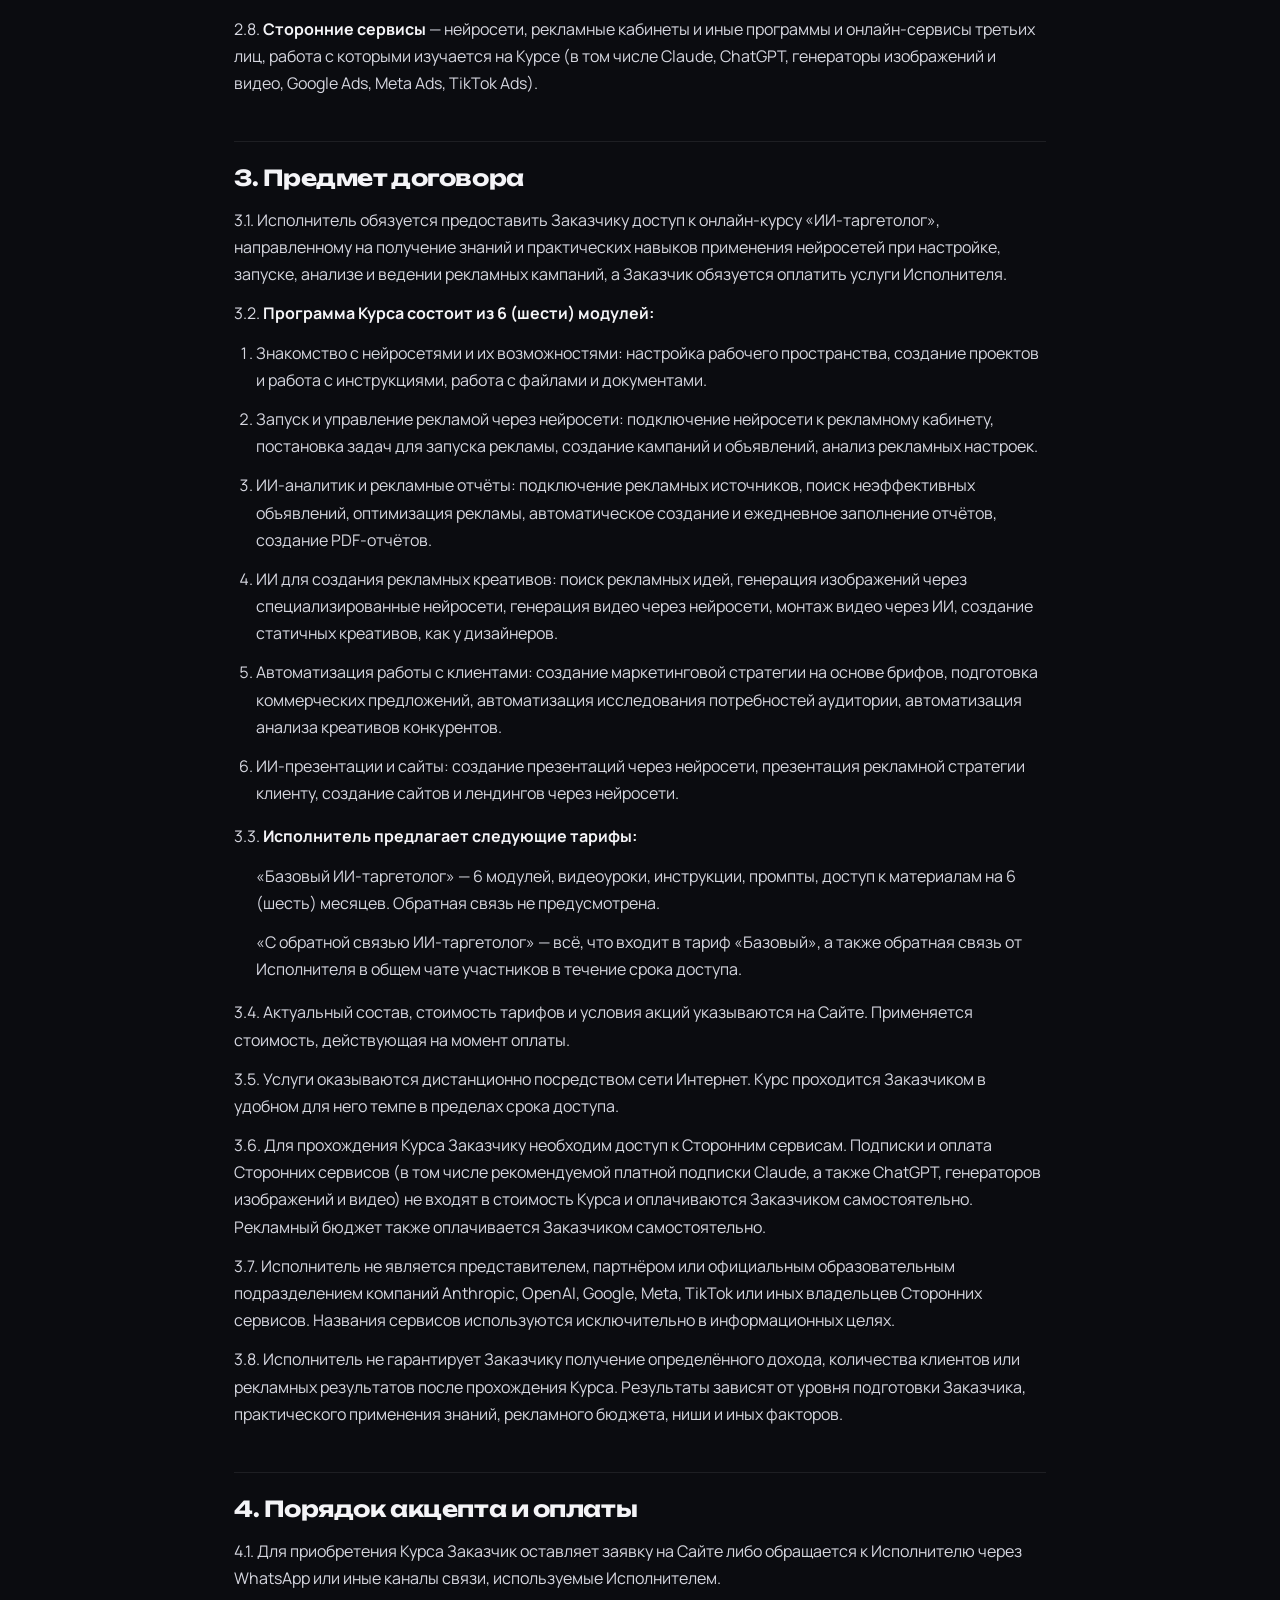
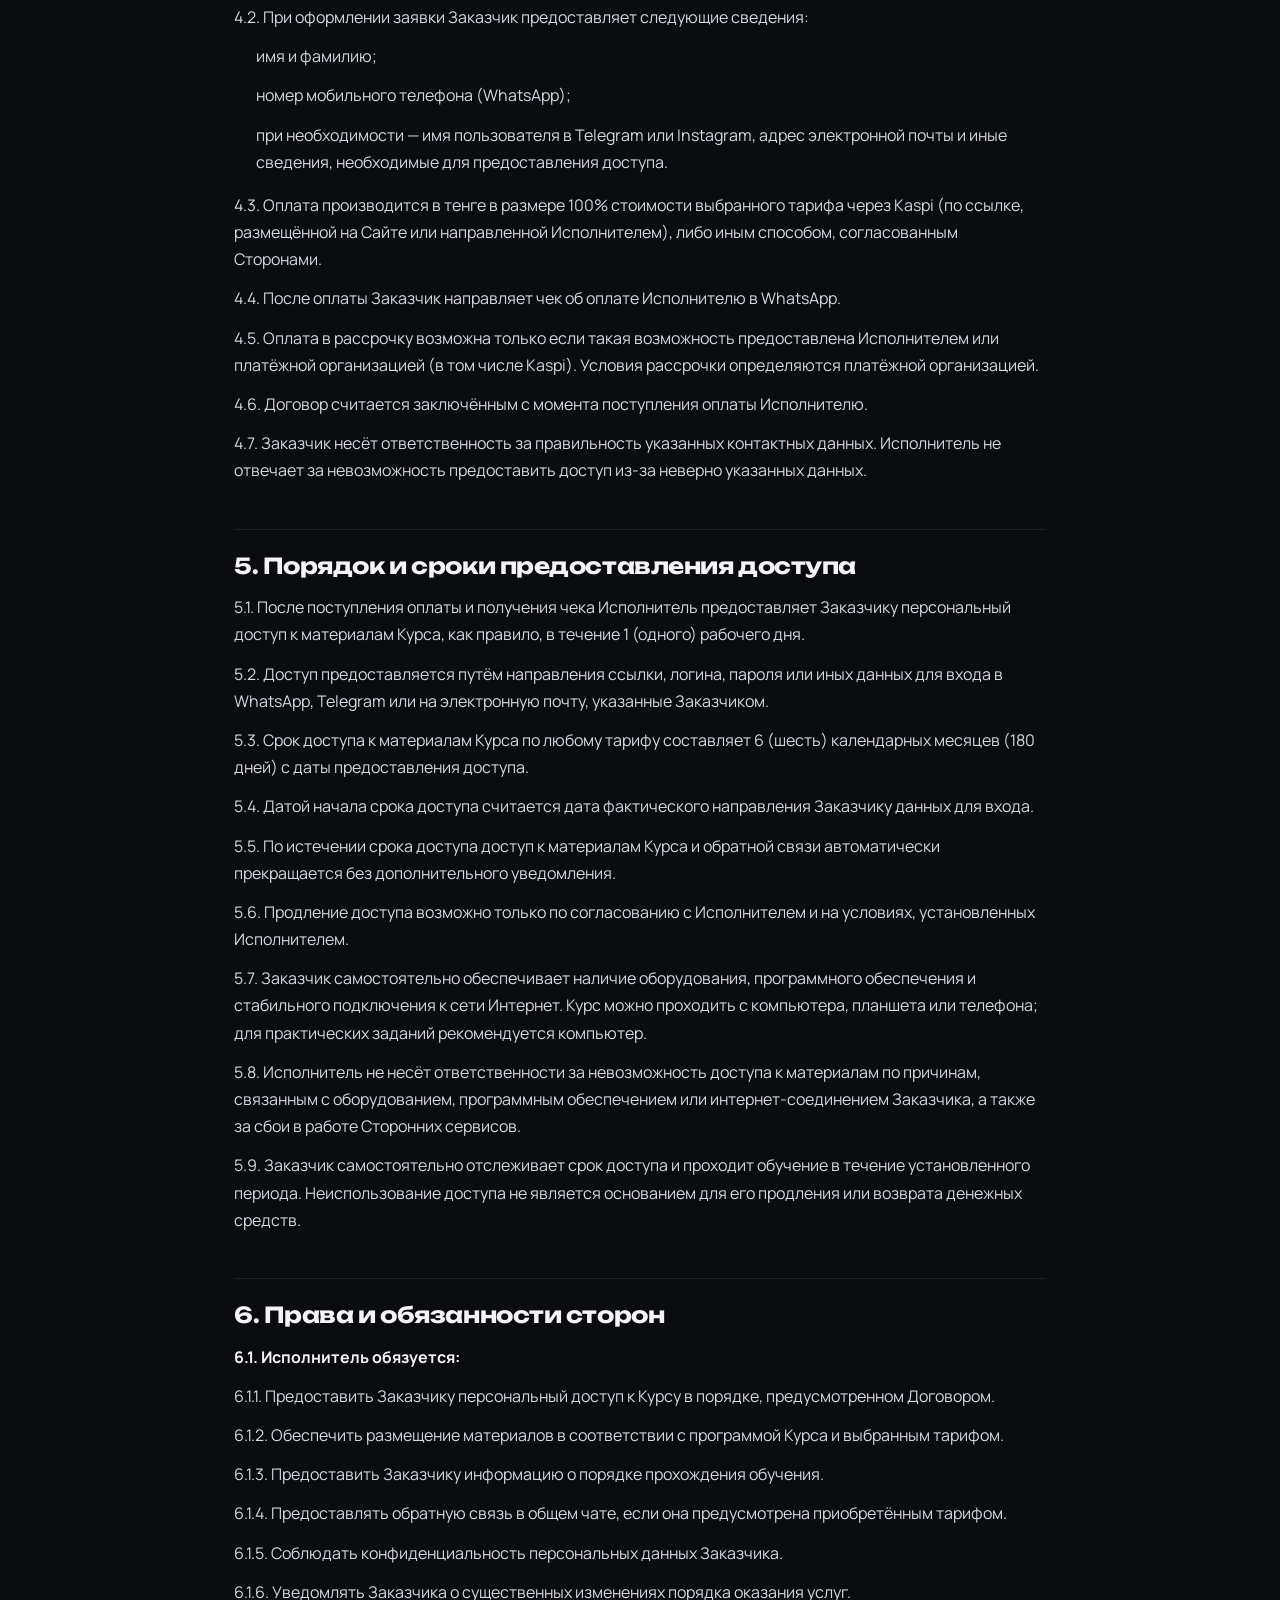
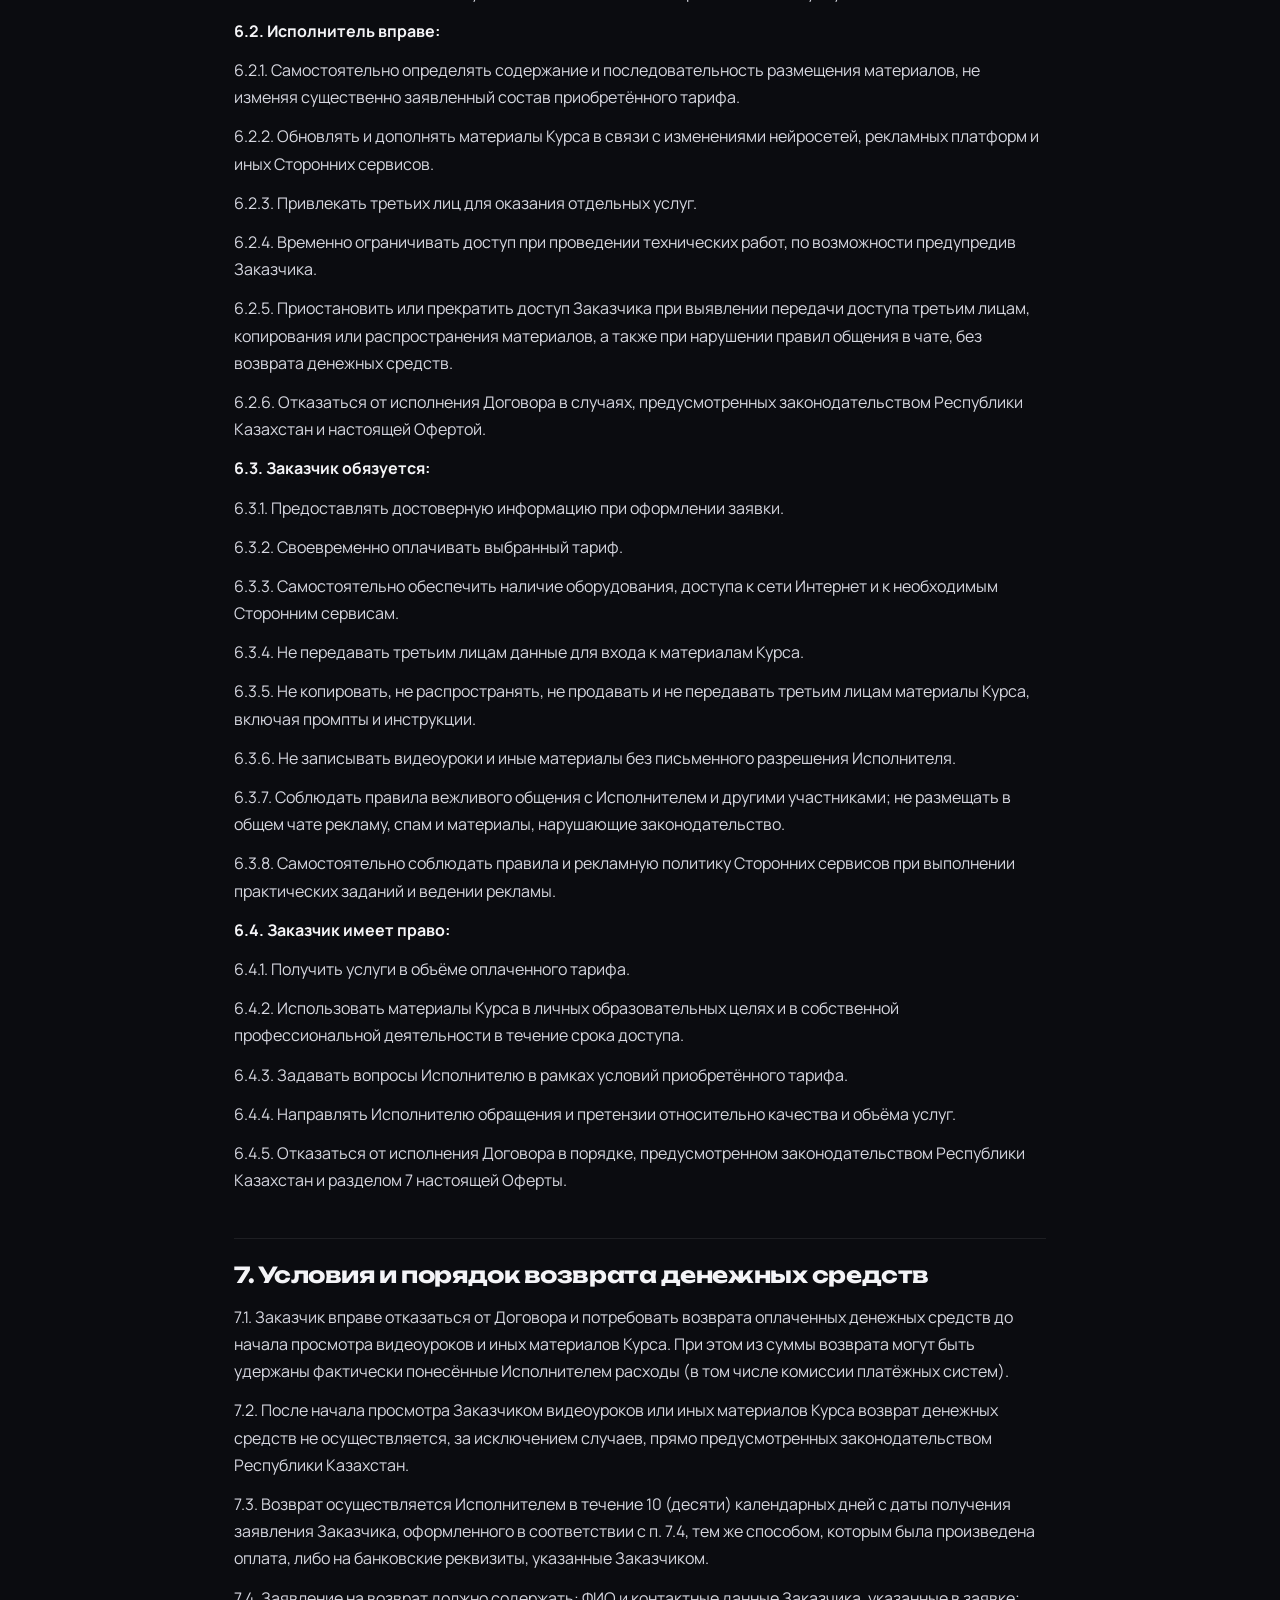
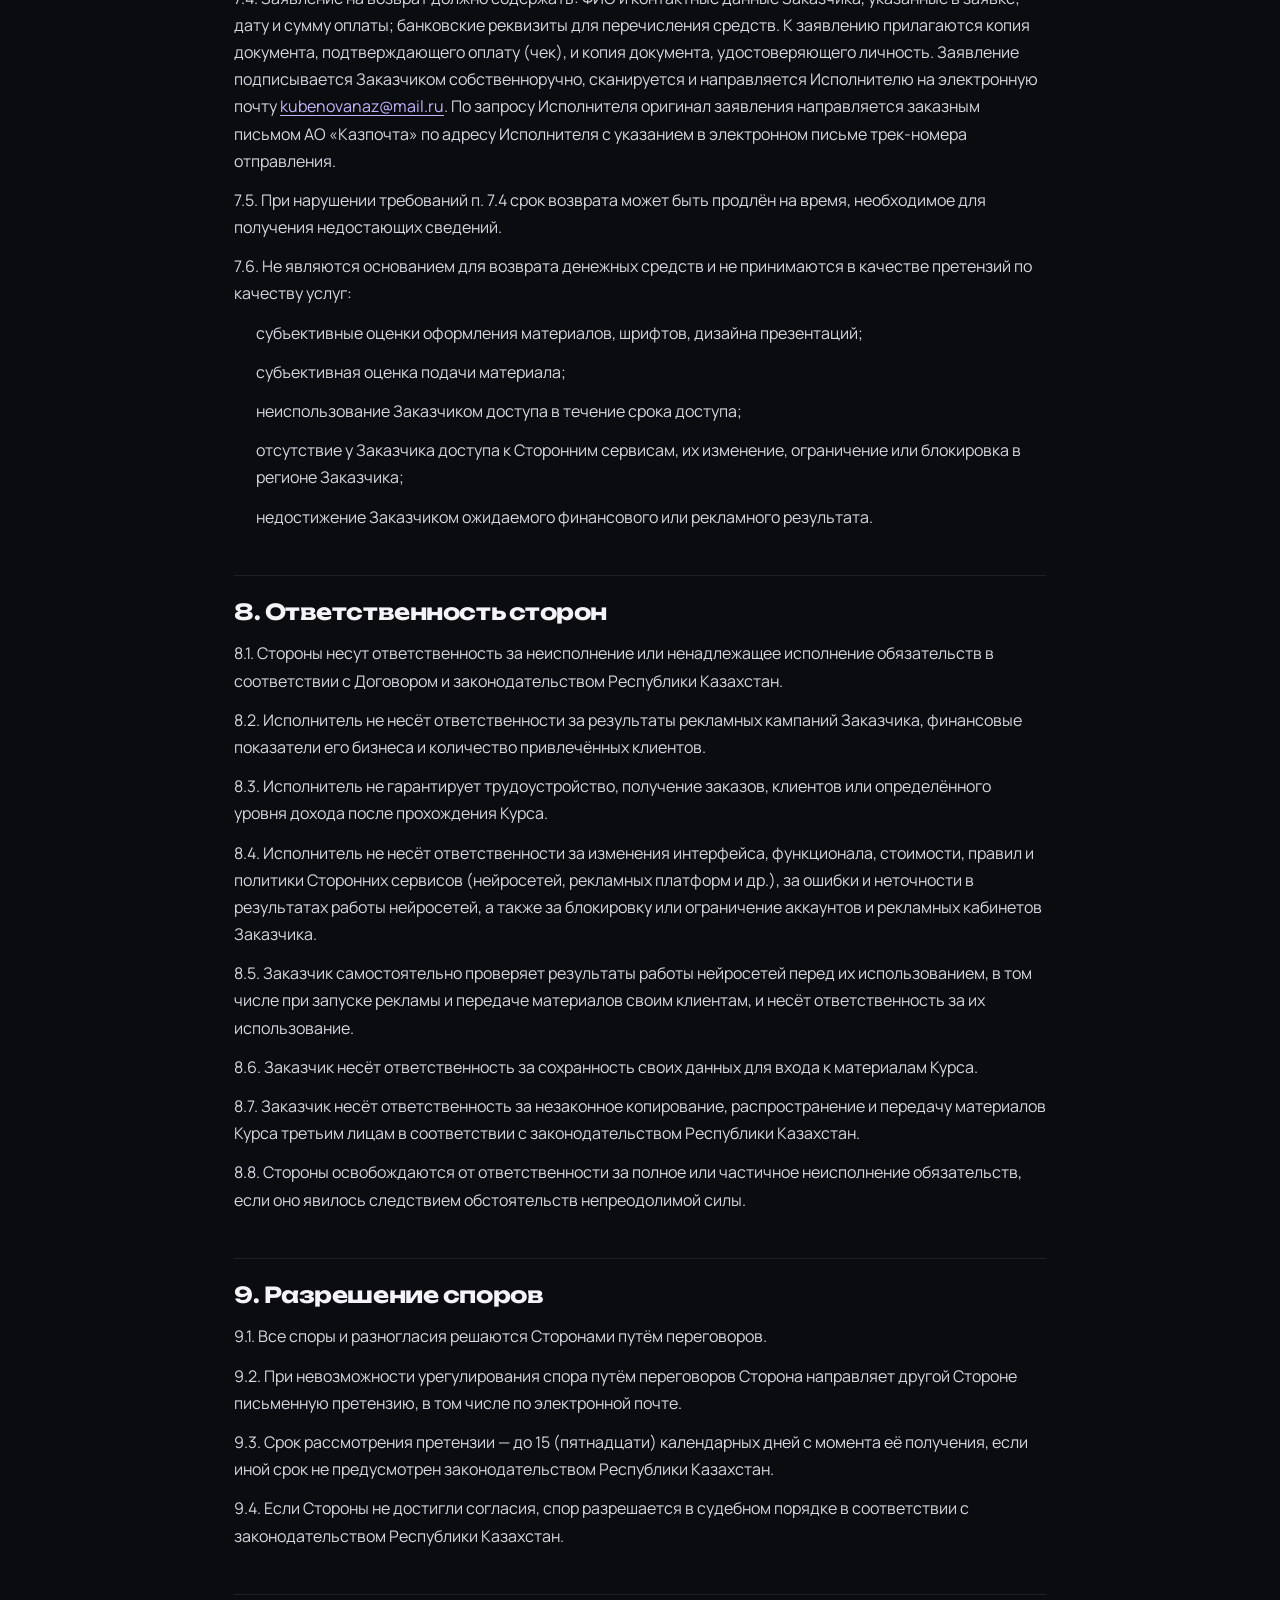
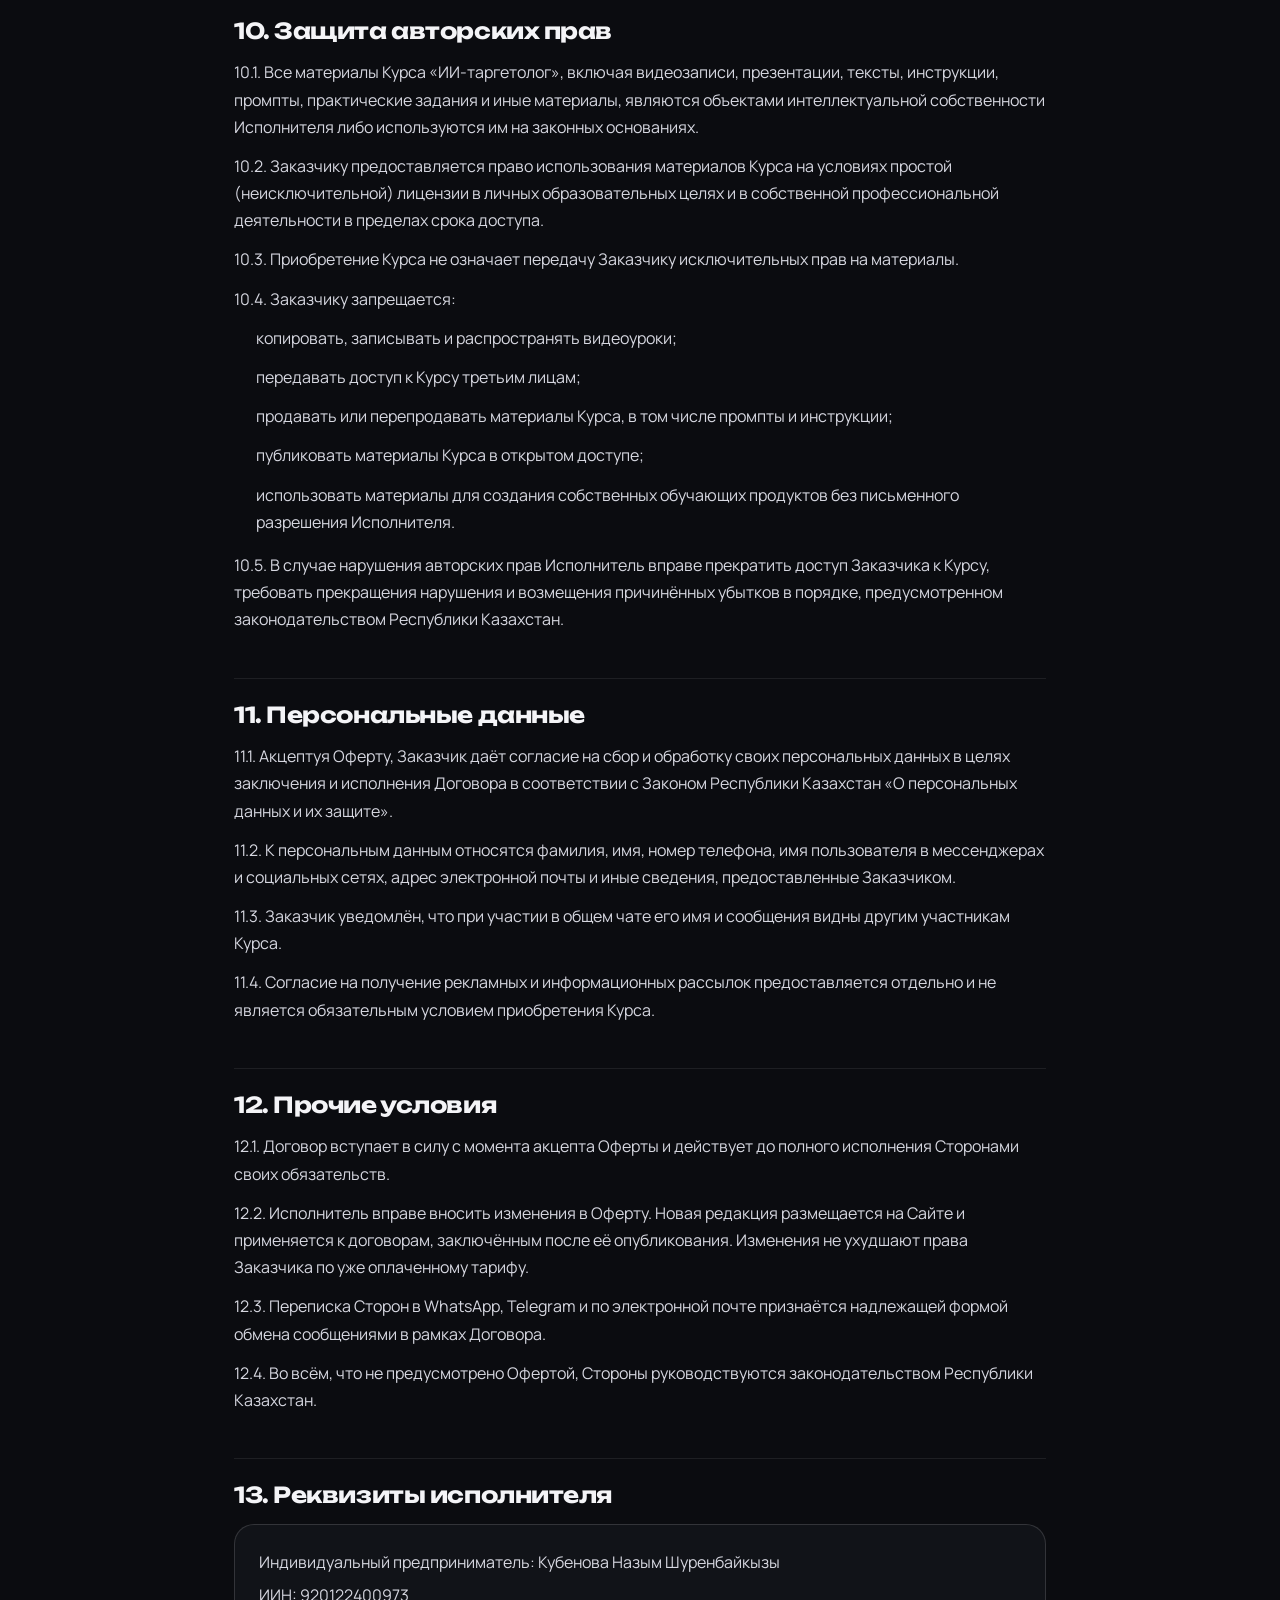
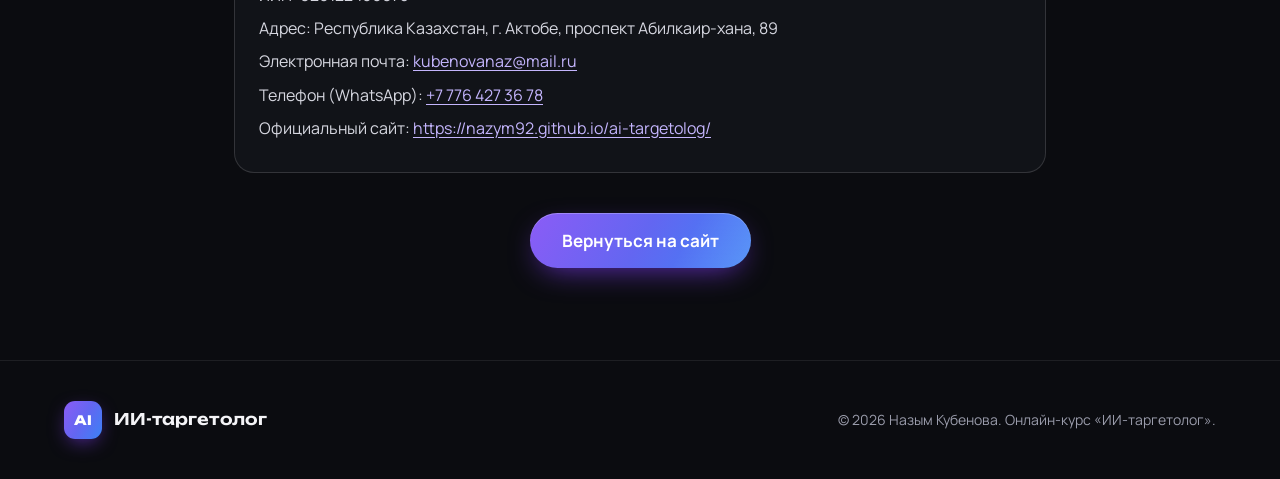
<file: oferta.html>
<!DOCTYPE html>
<html lang="ru">
<head>
  <meta charset="UTF-8">
  <meta name="viewport" content="width=device-width, initial-scale=1, viewport-fit=cover">
  <title>Договор публичной оферты — онлайн-курс «ИИ-таргетолог»</title>
  <meta name="description" content="Договор публичной оферты на оказание образовательных и информационно-консультационных услуг по онлайн-курсу «ИИ-таргетолог».">
  <meta name="robots" content="index, follow">
  <meta name="theme-color" content="#0b0c10">
  <link rel="canonical" href="https://nazym92.github.io/ai-targetolog/oferta.html">
  <link rel="icon" href="images/favicon.svg" type="image/svg+xml">
  <link rel="preconnect" href="https://fonts.googleapis.com">
  <link rel="preconnect" href="https://fonts.gstatic.com" crossorigin>
  <link href="https://fonts.googleapis.com/css2?family=Manrope:wght@400;500;600;700;800&family=Unbounded:wght@500;600;700;800&display=swap" rel="stylesheet">
  <link rel="stylesheet" href="css/styles.css?v=28">
</head>
<body class="doc-page">

  <header class="header is-scrolled">
    <div class="container header__inner">
      <a href="./" class="logo">
        <span class="logo__mark">AI</span>
        <span class="logo__text">ИИ-таргетолог</span>
      </a>
      <a href="./" class="btn btn--ghost doc__back">← На главную</a>
    </div>
  </header>

  <!-- Текст договора. Чтобы поменять условия, правьте текст ниже. -->
  <main class="doc container container--narrow">
    <h1>Договор публичной оферты</h1>
    <p class="doc__subtitle">на оказание образовательных и информационно-консультационных услуг по онлайн-курсу «ИИ-таргетолог»</p>
    <p class="doc__meta">г. Актобе<br>Дата публикации настоящей редакции: 28 ноября 2026 г.</p>

    <h2>1. Общие положения</h2>
    <p>1.1. Настоящий документ является публичной офертой Индивидуального предпринимателя Кубеновой Назым Шуренбайкызы (далее — «Исполнитель»), адресованной неопределённому кругу лиц, заключить договор на оказание образовательных и информационно-консультационных услуг по онлайн-курсу «ИИ-таргетолог» (далее — «Договор») на условиях, изложенных ниже.</p>
    <p>1.2. Исполнитель: ИП Кубенова Назым Шуренбайкызы, ИИН 920122400973, адрес: Республика Казахстан, г. Актобе, проспект Абилкаир-хана, 89.</p>
    <p>1.3. Заказчиком признаётся дееспособное физическое лицо, достигшее 18 лет, индивидуальный предприниматель или юридическое лицо, осуществившее акцепт настоящей Оферты. Лицо, не достигшее 18 лет, может стать Заказчиком только с согласия законного представителя.</p>
    <p>1.4. Договор заключается путём полного и безоговорочного принятия (акцепта) Заказчиком условий Оферты посредством оплаты выбранного тарифа курса.</p>
    <p>1.5. Оплачивая курс, Заказчик подтверждает, что ознакомился с условиями настоящей Оферты, составом выбранного тарифа и принимает их в полном объёме.</p>
    <p>1.6. Если Заказчик не согласен с условиями Оферты, он должен отказаться от приобретения услуг Исполнителя.</p>
    <p>1.7. Оферта размещена на официальном сайте Исполнителя: <a href="https://nazym92.github.io/ai-targetolog/">https://nazym92.github.io/ai-targetolog/</a> (далее — «Сайт»).</p>

    <h2>2. Термины и определения</h2>
    <p>2.1. <strong>Публичная оферта (Оферта)</strong> — предложение Исполнителя заключить Договор на условиях, изложенных в настоящем документе.</p>
    <p>2.2. <strong>Акцепт</strong> — полное и безоговорочное принятие условий Оферты, выраженное в оплате Заказчиком выбранного тарифа курса.</p>
    <p>2.3. <strong>Договор</strong> — договор возмездного оказания образовательных и информационно-консультационных услуг, заключённый между Исполнителем и Заказчиком посредством акцепта Оферты.</p>
    <p>2.4. <strong>Курс (Обучающая программа)</strong> — онлайн-курс «ИИ-таргетолог», посвящённый применению нейросетей (искусственного интеллекта) в работе таргетолога: запуску и управлению рекламой, аналитике, созданию креативов, работе с клиентами, подготовке презентаций и сайтов. Курс включает видеоуроки, текстовые инструкции, готовые промпты, практические задания и иные материалы, предусмотренные выбранным тарифом.</p>
    <p>2.5. <strong>Тариф</strong> — определённый набор материалов и услуг, состав и стоимость которого опубликованы на Сайте.</p>
    <p>2.6. <strong>Обучающая платформа</strong> — интернет-ресурс, мессенджер или иной сервис, через который Заказчику предоставляется доступ к материалам Курса.</p>
    <p>2.7. <strong>Обратная связь</strong> — ответы Исполнителя на вопросы Заказчика и иные формы сопровождения в общем чате участников, если это предусмотрено приобретённым тарифом.</p>
    <p>2.8. <strong>Сторонние сервисы</strong> — нейросети, рекламные кабинеты и иные программы и онлайн-сервисы третьих лиц, работа с которыми изучается на Курсе (в том числе Claude, ChatGPT, генераторы изображений и видео, Google Ads, Meta Ads, TikTok Ads).</p>

    <h2>3. Предмет договора</h2>
    <p>3.1. Исполнитель обязуется предоставить Заказчику доступ к онлайн-курсу «ИИ-таргетолог», направленному на получение знаний и практических навыков применения нейросетей при настройке, запуске, анализе и ведении рекламных кампаний, а Заказчик обязуется оплатить услуги Исполнителя.</p>
    <p>3.2. <strong>Программа Курса состоит из 6 (шести) модулей:</strong></p>
    <ol>
      <li>Знакомство с нейросетями и их возможностями: настройка рабочего пространства, создание проектов и работа с инструкциями, работа с файлами и документами.</li>
      <li>Запуск и управление рекламой через нейросети: подключение нейросети к рекламному кабинету, постановка задач для запуска рекламы, создание кампаний и объявлений, анализ рекламных настроек.</li>
      <li>ИИ-аналитик и рекламные отчёты: подключение рекламных источников, поиск неэффективных объявлений, оптимизация рекламы, автоматическое создание и ежедневное заполнение отчётов, создание PDF-отчётов.</li>
      <li>ИИ для создания рекламных креативов: поиск рекламных идей, генерация изображений через специализированные нейросети, генерация видео через нейросети, монтаж видео через ИИ, создание статичных креативов, как у дизайнеров.</li>
      <li>Автоматизация работы с клиентами: создание маркетинговой стратегии на основе брифов, подготовка коммерческих предложений, автоматизация исследования потребностей аудитории, автоматизация анализа креативов конкурентов.</li>
      <li>ИИ-презентации и сайты: создание презентаций через нейросети, презентация рекламной стратегии клиенту, создание сайтов и лендингов через нейросети.</li>
    </ol>
    <p>3.3. <strong>Исполнитель предлагает следующие тарифы:</strong></p>
    <ul>
      <li>«Базовый ИИ-таргетолог» — 6 модулей, видеоуроки, инструкции, промпты, доступ к материалам на 6 (шесть) месяцев. Обратная связь не предусмотрена.</li>
      <li>«С обратной связью ИИ-таргетолог» — всё, что входит в тариф «Базовый», а также обратная связь от Исполнителя в общем чате участников в течение срока доступа.</li>
    </ul>
    <p>3.4. Актуальный состав, стоимость тарифов и условия акций указываются на Сайте. Применяется стоимость, действующая на момент оплаты.</p>
    <p>3.5. Услуги оказываются дистанционно посредством сети Интернет. Курс проходится Заказчиком в удобном для него темпе в пределах срока доступа.</p>
    <p>3.6. Для прохождения Курса Заказчику необходим доступ к Сторонним сервисам. Подписки и оплата Сторонних сервисов (в том числе рекомендуемой платной подписки Claude, а также ChatGPT, генераторов изображений и видео) не входят в стоимость Курса и оплачиваются Заказчиком самостоятельно. Рекламный бюджет также оплачивается Заказчиком самостоятельно.</p>
    <p>3.7. Исполнитель не является представителем, партнёром или официальным образовательным подразделением компаний Anthropic, OpenAI, Google, Meta, TikTok или иных владельцев Сторонних сервисов. Названия сервисов используются исключительно в информационных целях.</p>
    <p>3.8. Исполнитель не гарантирует Заказчику получение определённого дохода, количества клиентов или рекламных результатов после прохождения Курса. Результаты зависят от уровня подготовки Заказчика, практического применения знаний, рекламного бюджета, ниши и иных факторов.</p>

    <h2>4. Порядок акцепта и оплаты</h2>
    <p>4.1. Для приобретения Курса Заказчик оставляет заявку на Сайте либо обращается к Исполнителю через WhatsApp или иные каналы связи, используемые Исполнителем.</p>
    <p>4.2. При оформлении заявки Заказчик предоставляет следующие сведения:</p>
    <ul>
      <li>имя и фамилию;</li>
      <li>номер мобильного телефона (WhatsApp);</li>
      <li>при необходимости — имя пользователя в Telegram или Instagram, адрес электронной почты и иные сведения, необходимые для предоставления доступа.</li>
    </ul>
    <p>4.3. Оплата производится в тенге в размере 100% стоимости выбранного тарифа через Kaspi (по ссылке, размещённой на Сайте или направленной Исполнителем), либо иным способом, согласованным Сторонами.</p>
    <p>4.4. После оплаты Заказчик направляет чек об оплате Исполнителю в WhatsApp.</p>
    <p>4.5. Оплата в рассрочку возможна только если такая возможность предоставлена Исполнителем или платёжной организацией (в том числе Kaspi). Условия рассрочки определяются платёжной организацией.</p>
    <p>4.6. Договор считается заключённым с момента поступления оплаты Исполнителю.</p>
    <p>4.7. Заказчик несёт ответственность за правильность указанных контактных данных. Исполнитель не отвечает за невозможность предоставить доступ из-за неверно указанных данных.</p>

    <h2>5. Порядок и сроки предоставления доступа</h2>
    <p>5.1. После поступления оплаты и получения чека Исполнитель предоставляет Заказчику персональный доступ к материалам Курса, как правило, в течение 1 (одного) рабочего дня.</p>
    <p>5.2. Доступ предоставляется путём направления ссылки, логина, пароля или иных данных для входа в WhatsApp, Telegram или на электронную почту, указанные Заказчиком.</p>
    <p>5.3. Срок доступа к материалам Курса по любому тарифу составляет 6 (шесть) календарных месяцев (180 дней) с даты предоставления доступа.</p>
    <p>5.4. Датой начала срока доступа считается дата фактического направления Заказчику данных для входа.</p>
    <p>5.5. По истечении срока доступа доступ к материалам Курса и обратной связи автоматически прекращается без дополнительного уведомления.</p>
    <p>5.6. Продление доступа возможно только по согласованию с Исполнителем и на условиях, установленных Исполнителем.</p>
    <p>5.7. Заказчик самостоятельно обеспечивает наличие оборудования, программного обеспечения и стабильного подключения к сети Интернет. Курс можно проходить с компьютера, планшета или телефона; для практических заданий рекомендуется компьютер.</p>
    <p>5.8. Исполнитель не несёт ответственности за невозможность доступа к материалам по причинам, связанным с оборудованием, программным обеспечением или интернет-соединением Заказчика, а также за сбои в работе Сторонних сервисов.</p>
    <p>5.9. Заказчик самостоятельно отслеживает срок доступа и проходит обучение в течение установленного периода. Неиспользование доступа не является основанием для его продления или возврата денежных средств.</p>

    <h2>6. Права и обязанности сторон</h2>
    <p><strong>6.1. Исполнитель обязуется:</strong></p>
    <p>6.1.1. Предоставить Заказчику персональный доступ к Курсу в порядке, предусмотренном Договором.</p>
    <p>6.1.2. Обеспечить размещение материалов в соответствии с программой Курса и выбранным тарифом.</p>
    <p>6.1.3. Предоставить Заказчику информацию о порядке прохождения обучения.</p>
    <p>6.1.4. Предоставлять обратную связь в общем чате, если она предусмотрена приобретённым тарифом.</p>
    <p>6.1.5. Соблюдать конфиденциальность персональных данных Заказчика.</p>
    <p>6.1.6. Уведомлять Заказчика о существенных изменениях порядка оказания услуг.</p>
    <p><strong>6.2. Исполнитель вправе:</strong></p>
    <p>6.2.1. Самостоятельно определять содержание и последовательность размещения материалов, не изменяя существенно заявленный состав приобретённого тарифа.</p>
    <p>6.2.2. Обновлять и дополнять материалы Курса в связи с изменениями нейросетей, рекламных платформ и иных Сторонних сервисов.</p>
    <p>6.2.3. Привлекать третьих лиц для оказания отдельных услуг.</p>
    <p>6.2.4. Временно ограничивать доступ при проведении технических работ, по возможности предупредив Заказчика.</p>
    <p>6.2.5. Приостановить или прекратить доступ Заказчика при выявлении передачи доступа третьим лицам, копирования или распространения материалов, а также при нарушении правил общения в чате, без возврата денежных средств.</p>
    <p>6.2.6. Отказаться от исполнения Договора в случаях, предусмотренных законодательством Республики Казахстан и настоящей Офертой.</p>
    <p><strong>6.3. Заказчик обязуется:</strong></p>
    <p>6.3.1. Предоставлять достоверную информацию при оформлении заявки.</p>
    <p>6.3.2. Своевременно оплачивать выбранный тариф.</p>
    <p>6.3.3. Самостоятельно обеспечить наличие оборудования, доступа к сети Интернет и к необходимым Сторонним сервисам.</p>
    <p>6.3.4. Не передавать третьим лицам данные для входа к материалам Курса.</p>
    <p>6.3.5. Не копировать, не распространять, не продавать и не передавать третьим лицам материалы Курса, включая промпты и инструкции.</p>
    <p>6.3.6. Не записывать видеоуроки и иные материалы без письменного разрешения Исполнителя.</p>
    <p>6.3.7. Соблюдать правила вежливого общения с Исполнителем и другими участниками; не размещать в общем чате рекламу, спам и материалы, нарушающие законодательство.</p>
    <p>6.3.8. Самостоятельно соблюдать правила и рекламную политику Сторонних сервисов при выполнении практических заданий и ведении рекламы.</p>
    <p><strong>6.4. Заказчик имеет право:</strong></p>
    <p>6.4.1. Получить услуги в объёме оплаченного тарифа.</p>
    <p>6.4.2. Использовать материалы Курса в личных образовательных целях и в собственной профессиональной деятельности в течение срока доступа.</p>
    <p>6.4.3. Задавать вопросы Исполнителю в рамках условий приобретённого тарифа.</p>
    <p>6.4.4. Направлять Исполнителю обращения и претензии относительно качества и объёма услуг.</p>
    <p>6.4.5. Отказаться от исполнения Договора в порядке, предусмотренном законодательством Республики Казахстан и разделом 7 настоящей Оферты.</p>

    <h2>7. Условия и порядок возврата денежных средств</h2>
    <p>7.1. Заказчик вправе отказаться от Договора и потребовать возврата оплаченных денежных средств до начала просмотра видеоуроков и иных материалов Курса. При этом из суммы возврата могут быть удержаны фактически понесённые Исполнителем расходы (в том числе комиссии платёжных систем).</p>
    <p>7.2. После начала просмотра Заказчиком видеоуроков или иных материалов Курса возврат денежных средств не осуществляется, за исключением случаев, прямо предусмотренных законодательством Республики Казахстан.</p>
    <p>7.3. Возврат осуществляется Исполнителем в течение 10 (десяти) календарных дней с даты получения заявления Заказчика, оформленного в соответствии с п. 7.4, тем же способом, которым была произведена оплата, либо на банковские реквизиты, указанные Заказчиком.</p>
    <p>7.4. Заявление на возврат должно содержать: ФИО и контактные данные Заказчика, указанные в заявке; дату и сумму оплаты; банковские реквизиты для перечисления средств. К заявлению прилагаются копия документа, подтверждающего оплату (чек), и копия документа, удостоверяющего личность. Заявление подписывается Заказчиком собственноручно, сканируется и направляется Исполнителю на электронную почту <a href="mailto:kubenovanaz@mail.ru">kubenovanaz@mail.ru</a>. По запросу Исполнителя оригинал заявления направляется заказным письмом АО «Казпочта» по адресу Исполнителя с указанием в электронном письме трек-номера отправления.</p>
    <p>7.5. При нарушении требований п. 7.4 срок возврата может быть продлён на время, необходимое для получения недостающих сведений.</p>
    <p>7.6. Не являются основанием для возврата денежных средств и не принимаются в качестве претензий по качеству услуг:</p>
    <ul>
      <li>субъективные оценки оформления материалов, шрифтов, дизайна презентаций;</li>
      <li>субъективная оценка подачи материала;</li>
      <li>неиспользование Заказчиком доступа в течение срока доступа;</li>
      <li>отсутствие у Заказчика доступа к Сторонним сервисам, их изменение, ограничение или блокировка в регионе Заказчика;</li>
      <li>недостижение Заказчиком ожидаемого финансового или рекламного результата.</li>
    </ul>

    <h2>8. Ответственность сторон</h2>
    <p>8.1. Стороны несут ответственность за неисполнение или ненадлежащее исполнение обязательств в соответствии с Договором и законодательством Республики Казахстан.</p>
    <p>8.2. Исполнитель не несёт ответственности за результаты рекламных кампаний Заказчика, финансовые показатели его бизнеса и количество привлечённых клиентов.</p>
    <p>8.3. Исполнитель не гарантирует трудоустройство, получение заказов, клиентов или определённого уровня дохода после прохождения Курса.</p>
    <p>8.4. Исполнитель не несёт ответственности за изменения интерфейса, функционала, стоимости, правил и политики Сторонних сервисов (нейросетей, рекламных платформ и др.), за ошибки и неточности в результатах работы нейросетей, а также за блокировку или ограничение аккаунтов и рекламных кабинетов Заказчика.</p>
    <p>8.5. Заказчик самостоятельно проверяет результаты работы нейросетей перед их использованием, в том числе при запуске рекламы и передаче материалов своим клиентам, и несёт ответственность за их использование.</p>
    <p>8.6. Заказчик несёт ответственность за сохранность своих данных для входа к материалам Курса.</p>
    <p>8.7. Заказчик несёт ответственность за незаконное копирование, распространение и передачу материалов Курса третьим лицам в соответствии с законодательством Республики Казахстан.</p>
    <p>8.8. Стороны освобождаются от ответственности за полное или частичное неисполнение обязательств, если оно явилось следствием обстоятельств непреодолимой силы.</p>

    <h2>9. Разрешение споров</h2>
    <p>9.1. Все споры и разногласия решаются Сторонами путём переговоров.</p>
    <p>9.2. При невозможности урегулирования спора путём переговоров Сторона направляет другой Стороне письменную претензию, в том числе по электронной почте.</p>
    <p>9.3. Срок рассмотрения претензии — до 15 (пятнадцати) календарных дней с момента её получения, если иной срок не предусмотрен законодательством Республики Казахстан.</p>
    <p>9.4. Если Стороны не достигли согласия, спор разрешается в судебном порядке в соответствии с законодательством Республики Казахстан.</p>

    <h2>10. Защита авторских прав</h2>
    <p>10.1. Все материалы Курса «ИИ-таргетолог», включая видеозаписи, презентации, тексты, инструкции, промпты, практические задания и иные материалы, являются объектами интеллектуальной собственности Исполнителя либо используются им на законных основаниях.</p>
    <p>10.2. Заказчику предоставляется право использования материалов Курса на условиях простой (неисключительной) лицензии в личных образовательных целях и в собственной профессиональной деятельности в пределах срока доступа.</p>
    <p>10.3. Приобретение Курса не означает передачу Заказчику исключительных прав на материалы.</p>
    <p>10.4. Заказчику запрещается:</p>
    <ul>
      <li>копировать, записывать и распространять видеоуроки;</li>
      <li>передавать доступ к Курсу третьим лицам;</li>
      <li>продавать или перепродавать материалы Курса, в том числе промпты и инструкции;</li>
      <li>публиковать материалы Курса в открытом доступе;</li>
      <li>использовать материалы для создания собственных обучающих продуктов без письменного разрешения Исполнителя.</li>
    </ul>
    <p>10.5. В случае нарушения авторских прав Исполнитель вправе прекратить доступ Заказчика к Курсу, требовать прекращения нарушения и возмещения причинённых убытков в порядке, предусмотренном законодательством Республики Казахстан.</p>

    <h2>11. Персональные данные</h2>
    <p>11.1. Акцептуя Оферту, Заказчик даёт согласие на сбор и обработку своих персональных данных в целях заключения и исполнения Договора в соответствии с Законом Республики Казахстан «О персональных данных и их защите».</p>
    <p>11.2. К персональным данным относятся фамилия, имя, номер телефона, имя пользователя в мессенджерах и социальных сетях, адрес электронной почты и иные сведения, предоставленные Заказчиком.</p>
    <p>11.3. Заказчик уведомлён, что при участии в общем чате его имя и сообщения видны другим участникам Курса.</p>
    <p>11.4. Согласие на получение рекламных и информационных рассылок предоставляется отдельно и не является обязательным условием приобретения Курса.</p>

    <h2>12. Прочие условия</h2>
    <p>12.1. Договор вступает в силу с момента акцепта Оферты и действует до полного исполнения Сторонами своих обязательств.</p>
    <p>12.2. Исполнитель вправе вносить изменения в Оферту. Новая редакция размещается на Сайте и применяется к договорам, заключённым после её опубликования. Изменения не ухудшают права Заказчика по уже оплаченному тарифу.</p>
    <p>12.3. Переписка Сторон в WhatsApp, Telegram и по электронной почте признаётся надлежащей формой обмена сообщениями в рамках Договора.</p>
    <p>12.4. Во всём, что не предусмотрено Офертой, Стороны руководствуются законодательством Республики Казахстан.</p>

    <h2>13. Реквизиты исполнителя</h2>
    <div class="doc__card">
      <p>Индивидуальный предприниматель: Кубенова Назым Шуренбайкызы</p>
      <p>ИИН: 920122400973</p>
      <p>Адрес: Республика Казахстан, г. Актобе, проспект Абилкаир-хана, 89</p>
      <p>Электронная почта: <a href="mailto:kubenovanaz@mail.ru">kubenovanaz@mail.ru</a></p>
      <p>Телефон (WhatsApp): <a href="https://wa.me/77764273678">+7 776 427 36 78</a></p>
      <p>Официальный сайт: <a href="https://nazym92.github.io/ai-targetolog/">https://nazym92.github.io/ai-targetolog/</a></p>
    </div>

    <p class="doc__back-bottom"><a href="./" class="btn btn--primary btn--lg">Вернуться на сайт</a></p>
  </main>

  <footer class="footer">
    <div class="container footer__inner">
      <a href="./" class="logo">
        <span class="logo__mark">AI</span>
        <span class="logo__text">ИИ-таргетолог</span>
      </a>
      <p class="footer__copy">© 2026 Назым Кубенова. Онлайн-курс «ИИ-таргетолог».</p>
    </div>
  </footer>
</body>
</html>
</file>
<file: css/styles.css>
/* =========================================================
   ИИ-таргетолог — стили
   Основные цвета меняются в блоке :root ниже.
   ========================================================= */

:root {
  /* Цвета */
  --bg: #0b0c10;          /* основной графитовый фон */
  --bg-2: #111318;        /* фон карточек */
  --bg-3: #171a21;
  --line: rgba(255, 255, 255, 0.08);
  --line-2: rgba(255, 255, 255, 0.14);
  --text: #f4f4f7;
  --muted: #9a9cab;
  --violet: #8b5cf6;
  --violet-2: #a78bfa;
  --blue: #3b82f6;
  --cyan: #22d3ee;
  --grad: linear-gradient(120deg, #a78bfa 0%, #8b5cf6 35%, #3b82f6 75%, #22d3ee 100%);
  --grad-btn: linear-gradient(120deg, #8b5cf6 0%, #6366f1 50%, #3b82f6 100%);

  /* Шрифты */
  --font-head: "Unbounded", "Manrope", system-ui, sans-serif;
  --font-body: "Manrope", system-ui, -apple-system, "Segoe UI", sans-serif;

  /* Прочее */
  --radius: 24px;
  --radius-sm: 14px;
  --container: 1200px;
  --ease: cubic-bezier(0.22, 1, 0.36, 1);
  --header-h: 76px;
}

*,
*::before,
*::after { box-sizing: border-box; }

html { scroll-behavior: smooth; scroll-padding-top: calc(var(--header-h) + 12px); -webkit-text-size-adjust: 100%; }

body {
  margin: 0;
  background: var(--bg);
  color: var(--text);
  font-family: var(--font-body);
  font-size: 17px;
  line-height: 1.6;
  -webkit-font-smoothing: antialiased;
  overflow-x: hidden;
}

img { max-width: 100%; display: block; }
a { color: inherit; text-decoration: none; }
button { font: inherit; color: inherit; background: none; border: 0; cursor: pointer; }
ul { margin: 0; padding: 0; list-style: none; }
h1, h2, h3 { margin: 0; font-family: var(--font-head); font-weight: 700; line-height: 1.12; letter-spacing: -0.02em; }
p { margin: 0; }

:focus-visible { outline: 2px solid var(--violet-2); outline-offset: 3px; border-radius: 8px; }

.container { width: 100%; max-width: var(--container); margin: 0 auto; padding: 0 24px; }
.container--narrow { max-width: 860px; }

.gradient-text {
  background: var(--grad);
  -webkit-background-clip: text;
  background-clip: text;
  color: transparent;
}

/* ---------- Фон ---------- */
.bg { position: fixed; inset: 0; z-index: -1; pointer-events: none; overflow: hidden; }
.bg__grid {
  position: absolute; inset: 0;
  background-image:
    linear-gradient(rgba(255,255,255,0.035) 1px, transparent 1px),
    linear-gradient(90deg, rgba(255,255,255,0.035) 1px, transparent 1px);
  background-size: 64px 64px;
  mask-image: radial-gradient(ellipse 80% 60% at 50% 0%, #000 30%, transparent 75%);
  -webkit-mask-image: radial-gradient(ellipse 80% 60% at 50% 0%, #000 30%, transparent 75%);
}
.bg__orb { position: absolute; border-radius: 50%; filter: blur(110px); opacity: 0.5; animation: float 18s ease-in-out infinite; }
.bg__orb--1 { width: 560px; height: 560px; background: #6d28d9; top: -180px; left: -120px; }
.bg__orb--2 { width: 520px; height: 520px; background: #1d4ed8; top: 10%; right: -180px; animation-delay: -6s; opacity: 0.4; }
.bg__orb--3 { width: 420px; height: 420px; background: #7c3aed; bottom: -200px; left: 40%; animation-delay: -12s; opacity: 0.25; }

@keyframes float {
  0%, 100% { transform: translate(0, 0) scale(1); }
  33% { transform: translate(40px, 60px) scale(1.08); }
  66% { transform: translate(-50px, 20px) scale(0.95); }
}

/* ---------- Кнопки ---------- */
.btn {
  position: relative;
  display: inline-flex; align-items: center; justify-content: center; gap: 10px;
  padding: 14px 24px;
  border-radius: 999px;
  font-weight: 700; font-size: 16px; line-height: 1;
  white-space: nowrap;
  transition: transform .3s var(--ease), box-shadow .3s var(--ease), background .3s, border-color .3s;
  isolation: isolate;
}
.btn--sm { padding: 11px 20px; font-size: 14px; }
.btn--lg { padding: 19px 32px; font-size: 17px; }
.btn--block { width: 100%; }

.btn--primary {
  background: var(--grad-btn);
  color: #fff;
  box-shadow: 0 10px 30px -10px rgba(124, 58, 237, .8), inset 0 1px 0 rgba(255,255,255,.25);
}
.btn--primary::after {
  content: ""; position: absolute; inset: 0; border-radius: inherit; z-index: -1;
  background: linear-gradient(120deg, transparent 20%, rgba(255,255,255,.35) 50%, transparent 80%);
  background-size: 250% 100%; background-position: 150% 0;
  transition: background-position .8s var(--ease);
}
.btn--primary:hover { transform: translateY(-2px); box-shadow: 0 18px 40px -12px rgba(124, 58, 237, .95), inset 0 1px 0 rgba(255,255,255,.25); }
.btn--primary:hover::after { background-position: -50% 0; }
.btn--primary svg { transition: transform .3s var(--ease); }
.btn--primary:hover svg { transform: translateX(4px); }

.btn--ghost {
  background: rgba(255,255,255,0.04);
  border: 1px solid var(--line-2);
  backdrop-filter: blur(10px);
  -webkit-backdrop-filter: blur(10px);
}
.btn--ghost:hover { background: rgba(255,255,255,0.08); border-color: rgba(167,139,250,.5); transform: translateY(-2px); }

/* ---------- Шапка ---------- */
.header {
  position: fixed; top: 0; left: 0; right: 0; z-index: 50;
  height: var(--header-h);
  transition: background .3s, border-color .3s, backdrop-filter .3s;
  border-bottom: 1px solid transparent;
}
/* Размытие вынесено в псевдоэлемент, чтобы мобильное меню (position: fixed) занимало весь экран */
.header::before {
  content: ""; position: absolute; inset: 0; z-index: -1;
  background: rgba(11, 12, 16, 0.72);
  backdrop-filter: blur(18px) saturate(140%);
  -webkit-backdrop-filter: blur(18px) saturate(140%);
  opacity: 0; transition: opacity .3s;
}
.header.is-scrolled::before { opacity: 1; }
.header.is-scrolled { border-bottom-color: var(--line); }
.header__inner { height: 100%; display: flex; align-items: center; justify-content: space-between; gap: 24px; }

.logo { display: inline-flex; align-items: center; gap: 12px; font-weight: 800; }
.logo__mark {
  display: grid; place-items: center;
  width: 38px; height: 38px; border-radius: 11px;
  background: var(--grad-btn);
  font-family: var(--font-head); font-size: 13px; color: #fff;
  box-shadow: 0 6px 20px -6px rgba(124,58,237,.8);
}
.logo__text { font-family: var(--font-head); font-size: 16px; font-weight: 600; letter-spacing: -0.01em; }

.nav { display: flex; align-items: center; gap: 28px; }
.nav__link { font-size: 15px; font-weight: 600; color: var(--muted); transition: color .2s; position: relative; }
.nav__link::after {
  content: ""; position: absolute; left: 0; right: 0; bottom: -6px; height: 2px; border-radius: 2px;
  background: var(--grad); transform: scaleX(0); transform-origin: left; transition: transform .3s var(--ease);
}
.nav__link:hover { color: var(--text); }
.nav__link:hover::after { transform: scaleX(1); }

.burger { display: none; width: 44px; height: 44px; border-radius: 12px; border: 1px solid var(--line-2); position: relative; }
.burger span { position: absolute; left: 12px; right: 12px; height: 2px; background: var(--text); border-radius: 2px; transition: transform .3s var(--ease), top .3s var(--ease); }
.burger span:first-child { top: 17px; }
.burger span:last-child { top: 25px; }
.burger[aria-expanded="true"] span:first-child { top: 21px; transform: rotate(45deg); }
.burger[aria-expanded="true"] span:last-child { top: 21px; transform: rotate(-45deg); }

/* ---------- Hero ---------- */
.hero {
  position: relative;
  min-height: 100vh; min-height: 100svh;
  display: flex; align-items: center;
  padding: calc(var(--header-h) + 48px) 0 96px;
}
.hero__inner { display: grid; grid-template-columns: 1.1fr 0.9fr; gap: 64px; align-items: center; }

.badge {
  display: inline-flex; align-items: center; gap: 10px;
  padding: 8px 16px 8px 12px; border-radius: 999px;
  background: rgba(139, 92, 246, 0.1); border: 1px solid rgba(139, 92, 246, 0.3);
  font-size: 14px; font-weight: 600; color: #d4c8ff;
  margin-bottom: 28px;
}
.badge__dot { width: 8px; height: 8px; border-radius: 50%; background: var(--violet-2); box-shadow: 0 0 0 0 rgba(167,139,250,.7); animation: pulse 2s infinite; }
@keyframes pulse {
  0% { box-shadow: 0 0 0 0 rgba(167,139,250,.7); }
  70% { box-shadow: 0 0 0 10px rgba(167,139,250,0); }
  100% { box-shadow: 0 0 0 0 rgba(167,139,250,0); }
}

.hero__title { font-size: clamp(38px, 5.6vw, 76px); font-weight: 800; margin-bottom: 28px; }
.hero__subtitle { font-size: clamp(17px, 1.5vw, 20px); color: var(--muted); max-width: 600px; margin-bottom: 40px; }
.hero__actions { display: flex; flex-wrap: wrap; gap: 14px; margin-bottom: 48px; }

.hero__facts { display: flex; flex-wrap: wrap; gap: 12px 32px; color: var(--muted); font-size: 15px; }
.hero__facts li { display: flex; align-items: baseline; gap: 8px; }
.hero__facts li + li { position: relative; }
.hero__facts strong { font-family: var(--font-head); font-size: 22px; color: var(--text); font-weight: 700; }

/* Консоль */
.hero__visual { position: relative; }
.console {
  position: relative;
  border-radius: var(--radius);
  background: linear-gradient(180deg, rgba(23,26,33,.9), rgba(13,14,19,.9));
  border: 1px solid var(--line-2);
  box-shadow: 0 40px 100px -30px rgba(76, 29, 149, .6), 0 0 0 1px rgba(255,255,255,.02) inset;
  overflow: hidden;
  transform: perspective(1400px) rotateY(-8deg) rotateX(4deg);
  transition: transform .8s var(--ease);
}
.hero__visual:hover .console { transform: perspective(1400px) rotateY(-2deg) rotateX(1deg); }
.console::before {
  content: ""; position: absolute; inset: -1px; border-radius: inherit; padding: 1px;
  background: linear-gradient(140deg, rgba(167,139,250,.6), transparent 40%, transparent 60%, rgba(59,130,246,.6));
  -webkit-mask: linear-gradient(#000 0 0) content-box, linear-gradient(#000 0 0);
  -webkit-mask-composite: xor; mask-composite: exclude;
  pointer-events: none;
}
.console__bar { display: flex; align-items: center; gap: 8px; padding: 16px 20px; border-bottom: 1px solid var(--line); }
.console__bar span { width: 11px; height: 11px; border-radius: 50%; background: #2a2d36; }
.console__bar span:nth-child(1) { background: #ff5f57; }
.console__bar span:nth-child(2) { background: #febc2e; }
.console__bar span:nth-child(3) { background: #28c840; }
.console__bar em { margin-left: 10px; font-style: normal; font-size: 13px; color: var(--muted); }
.console__body { padding: 24px; display: flex; flex-direction: column; gap: 16px; }

.msg { padding: 14px 16px; border-radius: 16px; font-size: 14px; line-height: 1.5; max-width: 90%; }
.msg--user { align-self: flex-end; background: rgba(59, 130, 246, 0.14); border: 1px solid rgba(59,130,246,.25); border-bottom-right-radius: 4px; }
.msg--ai { align-self: flex-start; background: rgba(139, 92, 246, 0.1); border: 1px solid rgba(139,92,246,.22); border-bottom-left-radius: 4px; min-height: 72px; min-width: 70%; color: #e3dcff; }
.typing::after { content: "▍"; color: var(--violet-2); animation: blink 1s steps(1) infinite; margin-left: 2px; }
@keyframes blink { 50% { opacity: 0; } }

.chart { display: flex; align-items: flex-end; gap: 10px; height: 110px; padding: 14px; border-radius: 16px; background: rgba(255,255,255,.025); border: 1px solid var(--line); }
.chart span {
  flex: 1; height: var(--h); border-radius: 6px 6px 3px 3px;
  background: linear-gradient(180deg, var(--violet-2), rgba(59,130,246,.5));
  transform-origin: bottom; animation: grow 1.6s var(--ease) both;
}
.chart span:nth-child(2) { animation-delay: .1s; } .chart span:nth-child(3) { animation-delay: .2s; }
.chart span:nth-child(4) { animation-delay: .3s; } .chart span:nth-child(5) { animation-delay: .4s; }
.chart span:nth-child(6) { animation-delay: .5s; } .chart span:nth-child(7) { animation-delay: .6s; }
@keyframes grow { from { transform: scaleY(0); } to { transform: scaleY(1); } }

.tags { display: flex; flex-wrap: wrap; gap: 8px; }
.tags span { font-size: 12px; font-weight: 600; padding: 6px 12px; border-radius: 999px; border: 1px solid var(--line-2); color: var(--muted); }

.float-card {
  position: absolute;
  display: flex; align-items: center; gap: 10px;
  padding: 12px 16px; border-radius: 14px;
  background: rgba(17, 19, 24, 0.85);
  border: 1px solid var(--line-2);
  backdrop-filter: blur(14px); -webkit-backdrop-filter: blur(14px);
  font-size: 14px; font-weight: 600;
  box-shadow: 0 20px 40px -15px rgba(0,0,0,.6);
  animation: bob 6s ease-in-out infinite;
}
.float-card__icon { display: grid; place-items: center; width: 28px; height: 28px; border-radius: 8px; background: var(--grad-btn); font-size: 12px; color: #fff; }
.float-card--a { top: -22px; right: -14px; }
.float-card--b { bottom: -24px; left: -28px; animation-delay: -3s; }
@keyframes bob { 0%, 100% { transform: translateY(0); } 50% { transform: translateY(-10px); } }

.scroll-hint { position: absolute; left: 50%; bottom: 28px; transform: translateX(-50%); width: 26px; height: 42px; border: 2px solid var(--line-2); border-radius: 14px; }
.scroll-hint span { position: absolute; left: 50%; top: 8px; width: 4px; height: 8px; margin-left: -2px; border-radius: 2px; background: var(--violet-2); animation: scroll 1.8s ease-in-out infinite; }
@keyframes scroll { 0% { opacity: 0; transform: translateY(0); } 40% { opacity: 1; } 100% { opacity: 0; transform: translateY(14px); } }

/* ---------- Секции ---------- */
.section { padding: 120px 0; position: relative; }
.section__head { margin-bottom: 56px; max-width: 760px; }
.section__head--center { margin-left: auto; margin-right: auto; text-align: center; }
.eyebrow {
  display: inline-block; margin-bottom: 18px;
  font-size: 13px; font-weight: 700; letter-spacing: .14em; text-transform: uppercase;
  background: var(--grad); -webkit-background-clip: text; background-clip: text; color: transparent;
}
.section__title { font-size: clamp(32px, 4.4vw, 56px); }
.section__lead { margin-top: 20px; color: var(--muted); font-size: 18px; }

/* Карточка (общая) */
.card {
  position: relative;
  border-radius: var(--radius);
  background: linear-gradient(180deg, rgba(255,255,255,.035), rgba(255,255,255,.01));
  border: 1px solid var(--line);
  transition: transform .4s var(--ease), border-color .4s, background .4s;
  overflow: hidden;
}
.card::before {
  content: ""; position: absolute; inset: 0; pointer-events: none; opacity: 0; transition: opacity .4s;
  background: radial-gradient(420px circle at var(--mx, 50%) var(--my, 0%), rgba(139,92,246,.16), transparent 60%);
}
.card:hover { transform: translateY(-6px); border-color: rgba(167,139,250,.35); }
.card:hover::before { opacity: 1; }

/* Для кого */
.audience { display: grid; grid-template-columns: repeat(4, 1fr); gap: 20px; }
.audience__card { padding: 32px 28px; }
.audience__card h3 { font-size: 19px; margin: 24px 0 12px; line-height: 1.25; }
.audience__card p { color: var(--muted); font-size: 15px; }
.icon-box {
  width: 56px; height: 56px; border-radius: 16px;
  display: grid; place-items: center;
  background: linear-gradient(135deg, rgba(139,92,246,.22), rgba(59,130,246,.18));
  border: 1px solid rgba(167,139,250,.3);
  color: #c4b5fd;
}
.icon-box svg { width: 26px; height: 26px; }

/* Чему научишься */
.skills { display: grid; grid-template-columns: repeat(2, 1fr); gap: 16px; }
.skill {
  display: flex; align-items: center; gap: 24px;
  padding: 26px 30px;
  border-radius: var(--radius-sm);
  border: 1px solid var(--line);
  background: rgba(255,255,255,.02);
  transition: border-color .4s, background .4s, transform .4s var(--ease);
}
.skill:hover { border-color: rgba(167,139,250,.4); background: rgba(139,92,246,.06); transform: translateX(6px); }
.skill--wide { grid-column: 1 / -1; }
.skill__num {
  flex-shrink: 0; font-family: var(--font-head); font-size: 15px; font-weight: 700;
  width: 52px; height: 52px; border-radius: 14px; display: grid; place-items: center;
  background: var(--grad-btn); color: #fff;
  box-shadow: 0 8px 24px -8px rgba(124,58,237,.8);
}
.skill__text { font-size: clamp(17px, 1.6vw, 21px); font-weight: 700; line-height: 1.3; }

/* Программа */
.program { display: flex; flex-direction: column; gap: 14px; }
.module {
  border-radius: var(--radius);
  border: 1px solid var(--line);
  background: rgba(255,255,255,.02);
  transition: border-color .4s, background .4s;
  overflow: hidden;
}
.module:hover { border-color: var(--line-2); }
.module.is-open { border-color: rgba(167,139,250,.45); background: linear-gradient(180deg, rgba(139,92,246,.09), rgba(59,130,246,.03)); }
.module__head {
  width: 100%; text-align: left;
  display: grid; grid-template-columns: 130px 1fr auto; align-items: center; gap: 24px;
  padding: 28px 32px;
}
.module__num { font-size: 13px; font-weight: 700; letter-spacing: .1em; text-transform: uppercase; color: var(--violet-2); }
.module__title { font-family: var(--font-head); font-size: clamp(17px, 1.8vw, 23px); font-weight: 600; line-height: 1.3; }
.module__toggle {
  position: relative; width: 44px; height: 44px; border-radius: 50%;
  border: 1px solid var(--line-2);
  transition: background .4s, border-color .4s, transform .5s var(--ease);
}
.module__toggle::before, .module__toggle::after {
  content: ""; position: absolute; left: 50%; top: 50%; width: 14px; height: 2px; border-radius: 2px;
  background: var(--text); transform: translate(-50%, -50%);
  transition: transform .4s var(--ease);
}
.module__toggle::after { transform: translate(-50%, -50%) rotate(90deg); }
.module.is-open .module__toggle { background: var(--grad-btn); border-color: transparent; transform: rotate(180deg); }
.module.is-open .module__toggle::after { transform: translate(-50%, -50%) rotate(0deg); }

.module__body { display: grid; grid-template-rows: 0fr; transition: grid-template-rows .5s var(--ease); }
.module.is-open .module__body { grid-template-rows: 1fr; }
.module__list { overflow: hidden; padding: 0 32px 0 186px; }
.module.is-open .module__list { padding-bottom: 30px; }
.module__list li {
  position: relative; padding: 12px 0 12px 32px; color: #cfd0db;
  border-top: 1px solid var(--line);
  opacity: 0; transform: translateY(8px);
  transition: opacity .4s, transform .4s var(--ease);
}
.module__list li::before {
  content: ""; position: absolute; left: 0; top: 50%; width: 18px; height: 18px; margin-top: -9px; border-radius: 6px;
  background: rgba(139,92,246,.18) url("data:image/svg+xml,%3Csvg xmlns='http://www.w3.org/2000/svg' viewBox='0 0 24 24' fill='none' stroke='%23c4b5fd' stroke-width='3' stroke-linecap='round' stroke-linejoin='round'%3E%3Cpath d='M5 12l5 5L20 7'/%3E%3C/svg%3E") center/12px no-repeat;
}
.module.is-open .module__list li { opacity: 1; transform: none; }
.module.is-open .module__list li:nth-child(1) { transition-delay: .08s; }
.module.is-open .module__list li:nth-child(2) { transition-delay: .14s; }
.module.is-open .module__list li:nth-child(3) { transition-delay: .2s; }
.module.is-open .module__list li:nth-child(4) { transition-delay: .26s; }
.module.is-open .module__list li:nth-child(5) { transition-delay: .32s; }
.module.is-open .module__list li:nth-child(6) { transition-delay: .38s; }
.program__cta { margin-top: 40px; text-align: center; }

/* Автор */
.author { display: grid; grid-template-columns: 0.85fr 1.15fr; gap: 80px; align-items: center; }
.author__photo { position: relative; }
.author__frame {
  position: relative; z-index: 1;
  border-radius: 32px; overflow: hidden;
  aspect-ratio: 4 / 5;
  border: 1px solid var(--line-2);
  background: var(--bg-3);
}
.author__frame img { width: 100%; height: 100%; object-fit: cover; object-position: center 15%; transition: transform 1.2s var(--ease); }
.author__photo:hover .author__frame img { transform: scale(1.04); }
.author__frame::after {
  content: ""; position: absolute; inset: 0;
  background: linear-gradient(180deg, transparent 55%, rgba(11,12,16,.55));
}
.author__glow {
  position: absolute; inset: 8% -6% -6% 8%; border-radius: 32px; z-index: 0;
  background: var(--grad); filter: blur(60px); opacity: .45;
}
.author__role { font-size: 20px; color: #d4c8ff; font-weight: 600; margin: 18px 0 36px; }
.author__facts { display: grid; grid-template-columns: 1fr 1fr; gap: 16px; margin-bottom: 32px; }
.author__facts li {
  padding: 24px; border-radius: var(--radius-sm);
  border: 1px solid var(--line); background: rgba(255,255,255,.025);
  display: flex; flex-direction: column; gap: 6px;
}
.author__facts strong { font-family: var(--font-head); font-size: clamp(22px, 2.4vw, 30px); background: var(--grad); -webkit-background-clip: text; background-clip: text; color: transparent; }
.author__facts span { color: var(--muted); font-size: 15px; }
.author__text { color: var(--muted); font-size: 18px; }

/* Стоимость */
.price { position: relative; max-width: 560px; margin: 0 auto; border-radius: 32px; padding: 1.5px; }
.price__border {
  position: absolute; inset: 0; border-radius: inherit; overflow: hidden;
}
.price__border::before {
  content: ""; position: absolute; inset: -60%;
  background: conic-gradient(from 0deg, #8b5cf6, #3b82f6, #22d3ee, #8b5cf6, #a78bfa, #8b5cf6);
  animation: spin 6s linear infinite;
}
@keyframes spin { to { transform: rotate(360deg); } }
.price::after {
  content: ""; position: absolute; inset: 10% 5% -10%; z-index: -1; border-radius: 40px;
  background: var(--grad); filter: blur(80px); opacity: .35;
}
.price__inner { position: relative; border-radius: 31px; background: linear-gradient(180deg, #14151c, #0e0f14); padding: 48px 44px; }
.price__top { display: flex; align-items: center; justify-content: space-between; gap: 16px; flex-wrap: wrap; margin-bottom: 28px; }
.price__name { font-family: var(--font-head); font-size: 20px; font-weight: 700; letter-spacing: .02em; }
.price__label { font-size: 13px; font-weight: 700; padding: 6px 14px; border-radius: 999px; background: rgba(139,92,246,.15); color: #d4c8ff; border: 1px solid rgba(139,92,246,.35); }
.price__value { display: flex; align-items: baseline; gap: 12px; margin-bottom: 32px; padding-bottom: 32px; border-bottom: 1px solid var(--line); }
.price__amount { font-family: var(--font-head); font-size: clamp(48px, 7vw, 72px); font-weight: 800; line-height: 1; letter-spacing: -0.03em; }
.price__currency { font-size: 20px; font-weight: 700; color: var(--muted); }
.price__list { display: flex; flex-direction: column; gap: 16px; margin-bottom: 40px; }
.price__list li { position: relative; padding-left: 38px; font-size: 17px; font-weight: 600; }
.price__list li::before {
  content: ""; position: absolute; left: 0; top: 50%; width: 24px; height: 24px; margin-top: -12px; border-radius: 50%;
  background: url("data:image/svg+xml,%3Csvg xmlns='http://www.w3.org/2000/svg' viewBox='0 0 24 24' fill='none' stroke='white' stroke-width='3' stroke-linecap='round' stroke-linejoin='round'%3E%3Cpath d='M5 12l5 5L20 7'/%3E%3C/svg%3E") center/13px no-repeat, var(--grad-btn);
}

/* FAQ */
.faq { display: flex; flex-direction: column; gap: 12px; }
.faq__item { border-radius: var(--radius-sm); border: 1px solid var(--line); background: rgba(255,255,255,.02); transition: border-color .3s, background .3s; }
.faq__item.is-open { border-color: rgba(167,139,250,.4); background: rgba(139,92,246,.05); }
.faq__q {
  width: 100%; text-align: left;
  display: flex; align-items: center; justify-content: space-between; gap: 20px;
  padding: 24px 28px; font-size: 18px; font-weight: 700; line-height: 1.4;
}
.faq__icon { position: relative; flex-shrink: 0; width: 32px; height: 32px; border-radius: 50%; border: 1px solid var(--line-2); transition: transform .4s var(--ease), background .3s; }
.faq__icon::before, .faq__icon::after { content: ""; position: absolute; left: 50%; top: 50%; width: 12px; height: 2px; background: var(--text); border-radius: 2px; transform: translate(-50%, -50%); transition: transform .4s var(--ease); }
.faq__icon::after { transform: translate(-50%, -50%) rotate(90deg); }
.faq__item.is-open .faq__icon { background: var(--grad-btn); border-color: transparent; transform: rotate(180deg); }
.faq__item.is-open .faq__icon::after { transform: translate(-50%, -50%) rotate(0); }
.faq__a { display: grid; grid-template-rows: 0fr; transition: grid-template-rows .45s var(--ease); }
.faq__item.is-open .faq__a { grid-template-rows: 1fr; }
.faq__a p { overflow: hidden; padding: 0 28px; color: var(--muted); }
.faq__item.is-open .faq__a p { padding-bottom: 26px; }

/* Финальный призыв */
.section--cta { padding-top: 40px; }
.cta {
  position: relative; overflow: hidden;
  text-align: center;
  padding: 88px 40px;
  border-radius: 36px;
  border: 1px solid rgba(167,139,250,.3);
  background:
    radial-gradient(600px circle at 20% 0%, rgba(139,92,246,.35), transparent 60%),
    radial-gradient(600px circle at 80% 100%, rgba(59,130,246,.3), transparent 60%),
    #101117;
}
.cta__title { font-size: clamp(28px, 3.8vw, 48px); max-width: 900px; margin: 0 auto 40px; }
.cta__actions { display: flex; justify-content: center; flex-wrap: wrap; gap: 14px; }

/* Подвал */
.footer { border-top: 1px solid var(--line); padding: 40px 0; margin-top: 40px; }
.footer__inner { display: flex; align-items: center; justify-content: space-between; gap: 20px; flex-wrap: wrap; }
.footer__copy { color: var(--muted); font-size: 14px; }

/* ---------- Модальное окно ---------- */
.modal { position: fixed; inset: 0; z-index: 100; display: grid; place-items: center; padding: 20px; }
.modal[hidden] { display: none; }
.modal__overlay { position: absolute; inset: 0; background: rgba(5,5,8,.75); backdrop-filter: blur(8px); -webkit-backdrop-filter: blur(8px); animation: fade .3s ease both; }
.modal__box {
  position: relative; width: 100%; max-width: 480px; max-height: calc(100vh - 40px); overflow-y: auto;
  padding: 40px 36px; border-radius: 28px;
  background: linear-gradient(180deg, #16171f, #0f1015);
  border: 1px solid rgba(167,139,250,.3);
  box-shadow: 0 40px 100px -20px rgba(76,29,149,.6);
  animation: pop .45s var(--ease) both;
}
@keyframes fade { from { opacity: 0; } }
@keyframes pop { from { opacity: 0; transform: translateY(20px) scale(.96); } }
.modal__close { position: absolute; top: 16px; right: 16px; width: 40px; height: 40px; border-radius: 50%; font-size: 26px; line-height: 1; color: var(--muted); border: 1px solid var(--line); transition: color .2s, border-color .2s; }
.modal__close:hover { color: var(--text); border-color: var(--line-2); }
.modal__title { font-size: 26px; margin-bottom: 10px; }
.modal__text { color: var(--muted); margin-bottom: 26px; }
.modal__success { text-align: center; padding: 20px 0; }
.success-icon { width: 72px; height: 72px; margin: 0 auto 24px; border-radius: 50%; display: grid; place-items: center; font-size: 32px; font-weight: 800; background: var(--grad-btn); box-shadow: 0 12px 40px -10px rgba(124,58,237,.9); }

.form { display: flex; flex-direction: column; gap: 16px; }
.form__field { display: flex; flex-direction: column; gap: 8px; font-size: 14px; font-weight: 600; }
.form__field em { font-style: normal; color: var(--muted); font-weight: 500; }
.form__field input {
  width: 100%; padding: 15px 18px; border-radius: 14px;
  background: rgba(255,255,255,.04); border: 1px solid var(--line-2);
  color: var(--text); font: inherit; font-size: 16px; font-weight: 500;
  transition: border-color .2s, background .2s, box-shadow .2s;
}
.form__field input::placeholder { color: #5f6170; }
.form__field input:focus { outline: none; border-color: var(--violet); background: rgba(139,92,246,.06); box-shadow: 0 0 0 4px rgba(139,92,246,.15); }
.form__field input.is-invalid { border-color: #f87171; }
.form__error { color: #fca5a5; font-size: 14px; min-height: 0; }
.form__error:empty { display: none; }
.form__note { font-size: 12px; color: #6b6d7c; text-align: center; }

body.no-scroll { overflow: hidden; }

/* ---------- Анимация появления ---------- */
.reveal { opacity: 0; transform: translateY(32px); transition: opacity .9s var(--ease), transform .9s var(--ease); transition-delay: var(--d, 0s); }
.reveal.is-visible { opacity: 1; transform: none; }

@media (prefers-reduced-motion: reduce) {
  *, *::before, *::after { animation-duration: .01ms !important; animation-iteration-count: 1 !important; transition-duration: .01ms !important; scroll-behavior: auto !important; }
  .reveal { opacity: 1; transform: none; }
}

/* =========================================================
   АДАПТИВ
   ========================================================= */
@media (max-width: 1100px) {
  .nav { gap: 20px; }
  .audience { grid-template-columns: repeat(2, 1fr); }
  .hero__inner { gap: 48px; }
  .author { gap: 56px; }
}

@media (max-width: 960px) {
  :root { --header-h: 68px; }

  .burger { display: block; z-index: 2; }
  .nav {
    position: fixed; inset: 0; z-index: 1;
    flex-direction: column; justify-content: center; gap: 8px;
    padding: 100px 24px 40px;
    background: rgba(11,12,16,.97);
    backdrop-filter: blur(20px); -webkit-backdrop-filter: blur(20px);
    opacity: 0; visibility: hidden;
    transition: opacity .35s var(--ease), visibility .35s;
  }
  .nav.is-open { opacity: 1; visibility: visible; }
  .nav__link { font-family: var(--font-head); font-size: 24px; color: var(--text); padding: 10px 0; opacity: 0; transform: translateY(12px); transition: opacity .4s, transform .4s var(--ease); }
  .nav.is-open .nav__link { opacity: 1; transform: none; }
  .nav.is-open .nav__link:nth-child(2) { transition-delay: .05s; }
  .nav.is-open .nav__link:nth-child(3) { transition-delay: .1s; }
  .nav.is-open .nav__link:nth-child(4) { transition-delay: .15s; }
  .nav.is-open .nav__link:nth-child(5) { transition-delay: .2s; }
  .nav.is-open .nav__link:nth-child(6) { transition-delay: .25s; }
  .nav__link::after { display: none; }
  .nav__cta { margin-top: 24px; padding: 18px 36px; font-size: 17px; }

  .hero { min-height: auto; padding-top: calc(var(--header-h) + 40px); }
  .hero__inner { grid-template-columns: 1fr; }
  .hero__visual { max-width: 520px; width: 100%; margin: 24px auto 0; }
  .console { transform: none; }
  .hero__visual:hover .console { transform: none; }
  .scroll-hint { display: none; }

  .author { grid-template-columns: 1fr; gap: 48px; }
  .author__photo { max-width: 440px; width: 100%; margin: 0 auto; }

  .module__head { grid-template-columns: 1fr auto; gap: 8px 16px; }
  .module__num { grid-column: 1; grid-row: 1; }
  .module__title { grid-column: 1; grid-row: 2; }
  .module__toggle { grid-column: 2; grid-row: 1 / span 2; }
  .module__list { padding: 0 32px; }
}

@media (max-width: 640px) {
  body { font-size: 16px; }
  .container { padding: 0 18px; }
  .section { padding: 80px 0; }
  .section__head { margin-bottom: 40px; }
  .section__lead { font-size: 16px; }

  .hero { padding-bottom: 72px; }
  .hero__title { margin-bottom: 22px; }
  .hero__subtitle { margin-bottom: 32px; }
  .hero__actions { flex-direction: column; margin-bottom: 36px; }
  .hero__actions .btn { width: 100%; }
  .hero__facts { gap: 10px 22px; font-size: 14px; }
  .hero__facts strong { font-size: 18px; }

  .console__body { padding: 18px; }
  .float-card { font-size: 12px; padding: 10px 12px; }
  .float-card--a { right: 8px; top: -20px; }
  .float-card--b { left: 8px; bottom: -20px; }

  .audience { grid-template-columns: 1fr; gap: 14px; }
  .audience__card { padding: 26px 22px; }

  .skills { grid-template-columns: 1fr; gap: 12px; }
  .skill { padding: 18px 20px; gap: 16px; }
  .skill__num { width: 44px; height: 44px; font-size: 13px; }
  .skill:hover { transform: none; }

  .module__head { padding: 22px 20px; }
  .module__toggle { width: 38px; height: 38px; }
  .module__list { padding: 0 20px; }
  .module.is-open .module__list { padding-bottom: 20px; }
  .module__list li { font-size: 15px; }

  .author__facts { grid-template-columns: 1fr; }
  .author__role { font-size: 18px; margin-bottom: 28px; }
  .author__text { font-size: 16px; }

  .price__inner { padding: 36px 24px; }
  .price__list li { font-size: 16px; }

  .faq__q { padding: 20px; font-size: 16px; }
  .faq__a p { padding: 0 20px; font-size: 15px; }
  .faq__item.is-open .faq__a p { padding-bottom: 20px; }

  .cta { padding: 56px 22px; border-radius: 28px; }
  .cta__actions { flex-direction: column; }
  .cta__actions .btn { width: 100%; }

  .footer__inner { flex-direction: column; text-align: center; }

  .modal { padding: 0; align-items: end; }
  .modal__box { max-width: none; border-radius: 28px 28px 0 0; padding: 36px 22px calc(28px + env(safe-area-inset-bottom)); max-height: 92vh; }
  .bg__orb { filter: blur(80px); }
  .bg__orb--1 { width: 360px; height: 360px; }
  .bg__orb--2 { width: 320px; height: 320px; }
}

/* =========================================================
   ОБНОВЛЕНИЯ: акционная цена, 5 карточек «Для кого», 3 факта об авторе, логотип Claude
   ========================================================= */
.price__promo {
  display: inline-flex; align-items: center; gap: 8px;
  margin-bottom: 16px; padding: 7px 14px; border-radius: 999px;
  font-size: 14px; font-weight: 700; color: #fde68a;
  background: rgba(250, 204, 21, 0.1); border: 1px solid rgba(250, 204, 21, 0.3);
}
.price__promo::before { content: ""; width: 8px; height: 8px; border-radius: 50%; background: #facc15; animation: pulse 2s infinite; }
.price__value { flex-wrap: wrap; row-gap: 6px; }
.price__old { flex-basis: 100%; font-size: 18px; font-weight: 600; color: #6b6d7c; text-decoration-color: #f87171; text-decoration-thickness: 2px; }

.audience { grid-template-columns: repeat(6, 1fr); }
.audience__card { grid-column: span 2; }
.audience__card:nth-child(4), .audience__card:nth-child(5) { grid-column: span 3; }

.author__facts { grid-template-columns: repeat(3, 1fr); }

.float-card__icon--claude { background: #f5ede6; }
.float-card__icon--claude img { width: 18px; height: 18px; }

@media (max-width: 1100px) {
  .audience { grid-template-columns: repeat(2, 1fr); }
  .audience__card, .audience__card:nth-child(4) { grid-column: auto; }
  .audience__card:nth-child(5) { grid-column: 1 / -1; }
  .author__facts { grid-template-columns: repeat(3, 1fr); }
}
@media (max-width: 640px) {
  .audience { grid-template-columns: 1fr; }
  .audience__card:nth-child(5) { grid-column: auto; }
  .author__facts { grid-template-columns: 1fr; }
}

.price__pay { margin-top: 12px; }

/* Кнопки под программой: одна под другой */
.program__cta { display: flex; flex-direction: column; align-items: center; gap: 12px; }
.program__cta .btn { width: 100%; max-width: 340px; }

/* Мигающая (пульсирующая) подсветка главных кнопок */
.btn--pulse { animation: btnPulse 1.8s ease-in-out infinite; }
.btn--pulse:hover { animation-play-state: paused; }
@keyframes btnPulse {
  0%, 100% { box-shadow: 0 10px 30px -10px rgba(124,58,237,.8), 0 0 0 0 rgba(167,139,250,.6), inset 0 1px 0 rgba(255,255,255,.25); filter: brightness(1); }
  50%      { box-shadow: 0 14px 40px -8px rgba(124,58,237,1), 0 0 0 10px rgba(167,139,250,0), inset 0 1px 0 rgba(255,255,255,.25); filter: brightness(1.18); }
}

/* Кнопка в две строки: текст + маленькая цена */
.btn--stack { flex-direction: column; gap: 6px; padding-top: 14px; padding-bottom: 14px; }
.btn__main { font-size: 17px; font-weight: 700; line-height: 1.1; }
.btn__sub { font-size: 12px; font-weight: 600; line-height: 1; opacity: .85; letter-spacing: .02em; }

/* Жёлтый текст на кнопке «Оплатить спец цену» */
.btn--stack .btn__main,
.btn--stack .btn__sub { color: #fde047; opacity: 1; text-shadow: 0 1px 6px rgba(0,0,0,.35); }
.btn--stack.btn--primary { background: linear-gradient(120deg, #5b21b6 0%, #4338ca 50%, #1e40af 100%); }

/* ---------- Два тарифа ---------- */
.pricing { display: grid; grid-template-columns: repeat(2, minmax(0, 1fr)); gap: 28px; max-width: 1080px; margin: 0 auto; align-items: stretch; }
.pricing .price { max-width: none; margin: 0; display: flex; }
.pricing .price__inner { display: flex; flex-direction: column; width: 100%; }
.pricing .price__list { flex: 1; }
.price--feedback .price__border::before { background: conic-gradient(from 0deg, #22d3ee, #3b82f6, #8b5cf6, #22d3ee, #60a5fa, #22d3ee); animation-duration: 8s; }
.price__list-accent { color: #fde047; }
@media (max-width: 900px) {
  .pricing { grid-template-columns: 1fr; max-width: 560px; }
}

/* ---------- Результаты студентов ---------- */
.results { display: grid; grid-template-columns: repeat(2, minmax(0, 1fr)); gap: 24px; }
.result {
  margin: 0; display: flex; flex-direction: column;
  border-radius: var(--radius); overflow: hidden;
  border: 1px solid var(--line); background: rgba(255,255,255,.025);
  transition: transform .4s var(--ease), border-color .4s;
}
.result:hover { transform: translateY(-6px); border-color: rgba(167,139,250,.4); }
.result__img { background: #f2f2f4; aspect-ratio: 4 / 3.3; display: grid; place-items: center; overflow: hidden; }
.result__img img { width: 100%; height: 100%; object-fit: contain; }
.result__cap { padding: 24px 26px 28px; display: flex; flex-direction: column; gap: 8px; }
.result__cap strong { font-family: var(--font-head); font-size: 18px; font-weight: 600; }
.result__cap span { color: var(--muted); font-size: 15px; }
.results__note { margin-top: 20px; text-align: center; color: #6b6d7c; font-size: 13px; }
@media (max-width: 760px) { .results { grid-template-columns: 1fr; } }

/* ---------- Результаты: маленькие «парящие» скриншоты под углом ---------- */
.section--results { padding: 80px 0; }
.results-wrap { display: grid; grid-template-columns: 1fr 1fr; gap: 48px; align-items: center; }
.results-text .results__note { text-align: left; margin-top: 18px; }
.floats { position: relative; height: 340px; }
.float-shot {
  position: absolute; display: block; width: 250px;
  border-radius: 16px; overflow: visible;
  animation: shotFloat 7s ease-in-out infinite;
  transition: transform .4s var(--ease);
}
.float-shot img {
  width: 100%; height: auto; border-radius: 16px;
  border: 1px solid rgba(255,255,255,.18);
  box-shadow: 0 30px 60px -20px rgba(0,0,0,.7), 0 0 40px -10px rgba(139,92,246,.45);
}
.float-shot--a { --r: -7deg; left: 4%; top: 10px; }
.float-shot--b { --r: 6deg; right: 4%; top: 90px; animation-delay: -3.5s; }
.float-shot:hover { animation-play-state: paused; transform: rotate(0deg) scale(1.06); z-index: 2; }
.float-shot__tag {
  position: absolute; left: 50%; bottom: -14px; transform: translateX(-50%);
  white-space: nowrap; padding: 6px 12px; border-radius: 999px;
  font-size: 12px; font-weight: 700; color: #fff;
  background: var(--grad-btn); box-shadow: 0 8px 20px -8px rgba(124,58,237,.9);
}
@keyframes shotFloat {
  0%, 100% { transform: rotate(var(--r)) translateY(0); }
  50%      { transform: rotate(var(--r)) translateY(-14px); }
}
@media (max-width: 960px) {
  .results-wrap { grid-template-columns: 1fr; gap: 24px; }
  .floats { height: 300px; max-width: 520px; width: 100%; margin: 0 auto; }
}
@media (max-width: 640px) {
  .section--results { padding: 64px 0; }
  .floats { height: 230px; }
  .float-shot { width: 52%; }
  .float-shot--a { left: 0; top: 4px; }
  .float-shot--b { right: 0; top: 60px; }
  .float-shot__tag { font-size: 10px; padding: 5px 9px; }
}

/* ---------- Марка «Только 10 мест» ---------- */
.price { position: relative; }
.seats-stamp {
  position: absolute; z-index: 5; top: -28px; right: -18px;
  --r: 10deg;
  padding: 6px;
  background: #fde047;
  /* зубчики только по краям: полукруглые вырезы + сплошная середина */
  -webkit-mask: radial-gradient(circle 4px at 6px 6px, transparent 96%, #000) -6px -6px / 12px 12px, linear-gradient(#000 0 0) content-box;
          mask: radial-gradient(circle 4px at 6px 6px, transparent 96%, #000) -6px -6px / 12px 12px, linear-gradient(#000 0 0) content-box;
  filter: drop-shadow(0 12px 18px rgba(0,0,0,.5));
  animation: stampFloat 5s ease-in-out infinite;
  pointer-events: none;
}
.seats-stamp__in {
  display: flex; flex-direction: column; align-items: center; justify-content: center;
  width: 84px; height: 84px;
  border: 2px dashed rgba(17, 19, 24, .5); border-radius: 3px;
  color: #111318; text-align: center; line-height: 1;
}
.seats-stamp__in small { font-size: 11px; font-weight: 800; text-transform: uppercase; letter-spacing: .06em; }
.seats-stamp__in b { font-family: var(--font-head); font-size: 32px; font-weight: 800; margin: 3px 0 2px; }
@keyframes stampFloat {
  0%, 100% { transform: rotate(var(--r)) translateY(0); }
  50%      { transform: rotate(calc(var(--r) - 4deg)) translateY(-8px); }
}
.price--feedback .seats-stamp { --r: -8deg; }

/* Марка у кнопки «Оплатить спец цену» — поменьше */
.btn--stack { position: relative; overflow: visible; }
.seats-stamp--btn { top: -34px; right: -30px; --r: 12deg; }
.seats-stamp--btn .seats-stamp__in { width: 60px; height: 60px; }
.seats-stamp--btn .seats-stamp__in small { font-size: 8px; color: #111318; text-shadow: none; }
.seats-stamp--btn .seats-stamp__in b { font-size: 22px; color: #111318; text-shadow: none; }

@media (max-width: 640px) {
  .seats-stamp { top: -24px; right: -6px; }
  .seats-stamp__in { width: 72px; height: 72px; }
  .seats-stamp__in b { font-size: 26px; }
  .seats-stamp__in small { font-size: 9px; }
  .seats-stamp--btn { top: -30px; right: -12px; }
  .seats-stamp--btn .seats-stamp__in { width: 48px; height: 48px; }
  .seats-stamp--btn .seats-stamp__in b { font-size: 18px; }
  .seats-stamp--btn .seats-stamp__in small { font-size: 7px; }
}
@media (max-width: 640px) {
  .pricing .seats-stamp { top: -44px; right: -4px; }
  .pricing .price { margin-top: 18px; }
}

/* ---------- Агент вместо плюсика в программе: при открытии расправляет руки ---------- */
.module__toggle--agent { display: grid; place-items: center; background: rgba(217,119,87,.08); border-color: rgba(217,119,87,.35); }
.module__toggle--agent::before, .module__toggle--agent::after { display: none; }
.module.is-open .module__toggle--agent { transform: none; background: rgba(217,119,87,.18); border-color: rgba(217,119,87,.6); }
.agent { width: 30px; height: 30px; overflow: visible; }
.agent__body, .agent__arm, .agent__leg { fill: #D97757; }
.agent__eye { fill: #111318; transform-origin: 11px 9px; animation: agentBlink 4s infinite; }
.agent__arm { transition: transform .5s cubic-bezier(.34,1.56,.64,1); }
.agent__arm--l { transform-origin: 6px 10px; transform: rotate(-75deg); }   /* руки опущены */
.agent__arm--r { transform-origin: 16px 10px; transform: rotate(75deg); }
.module.is-open .agent__arm--l { transform: rotate(30deg); }                /* руки вверх-в стороны */
.module.is-open .agent__arm--r { transform: rotate(-30deg); }
.module.is-open .agent { animation: agentHop .5s ease-out; }
.module__head:hover .agent__arm--r { transform: rotate(-20deg); }          /* машет при наведении */
.module.is-open .module__head:hover .agent__arm--r { transform: rotate(-45deg); }
@keyframes agentHop { 0% { transform: translateY(0); } 40% { transform: translateY(-5px); } 100% { transform: translateY(0); } }
@keyframes agentBlink { 0%, 92%, 100% { transform: scaleY(1); } 95% { transform: scaleY(.1); } }

/* Дата старта в тарифах */
.price__start { margin: -12px 0 24px; font-size: 15px; font-weight: 700; color: #c4b5fd; }

/* ===== Договор оферты: подписи у кнопок, ссылка в подвале, страница договора ===== */
.offer-note { margin: 10px 0 0; font-size: 12.5px; line-height: 1.45; color: var(--muted); text-align: center; }
.offer-note a, .footer__link { color: #c4b5fd; text-decoration: underline; text-underline-offset: 3px; }
.offer-note a:hover, .footer__link:hover { color: #fff; }
.program__cta .offer-note { max-width: 340px; margin-top: 2px; }
.footer__link { font-size: 14px; }

.doc-page .header { position: sticky; }
.doc__back { padding: 10px 18px; font-size: 14px; }
.doc { padding-top: 56px; padding-bottom: 40px; line-height: 1.7; }
.doc h1 { font-size: clamp(28px, 4.5vw, 44px); margin-bottom: 14px; }
.doc h2 { font-size: clamp(18px, 2.4vw, 22px); margin: 44px 0 16px; padding-top: 24px; border-top: 1px solid var(--line); }
.doc p, .doc li { color: #d6d7e0; font-size: 16px; margin: 0 0 12px; }
.doc ol, .doc ul { padding-left: 22px; margin: 0 0 16px; }
.doc strong { color: var(--text); }
.doc a { color: #c4b5fd; text-decoration: underline; text-underline-offset: 3px; word-break: break-word; }
.doc__subtitle { font-size: 18px !important; color: var(--muted) !important; }
.doc__meta { color: var(--muted) !important; font-size: 14px !important; }
.doc__card { padding: 24px; border-radius: 20px; border: 1px solid var(--line-2); background: var(--bg-2); }
.doc__card p { margin-bottom: 6px; }
.doc__back-bottom { margin-top: 40px !important; text-align: center; }
.doc__back-bottom .btn { text-decoration: none; color: #fff; }
</file>
